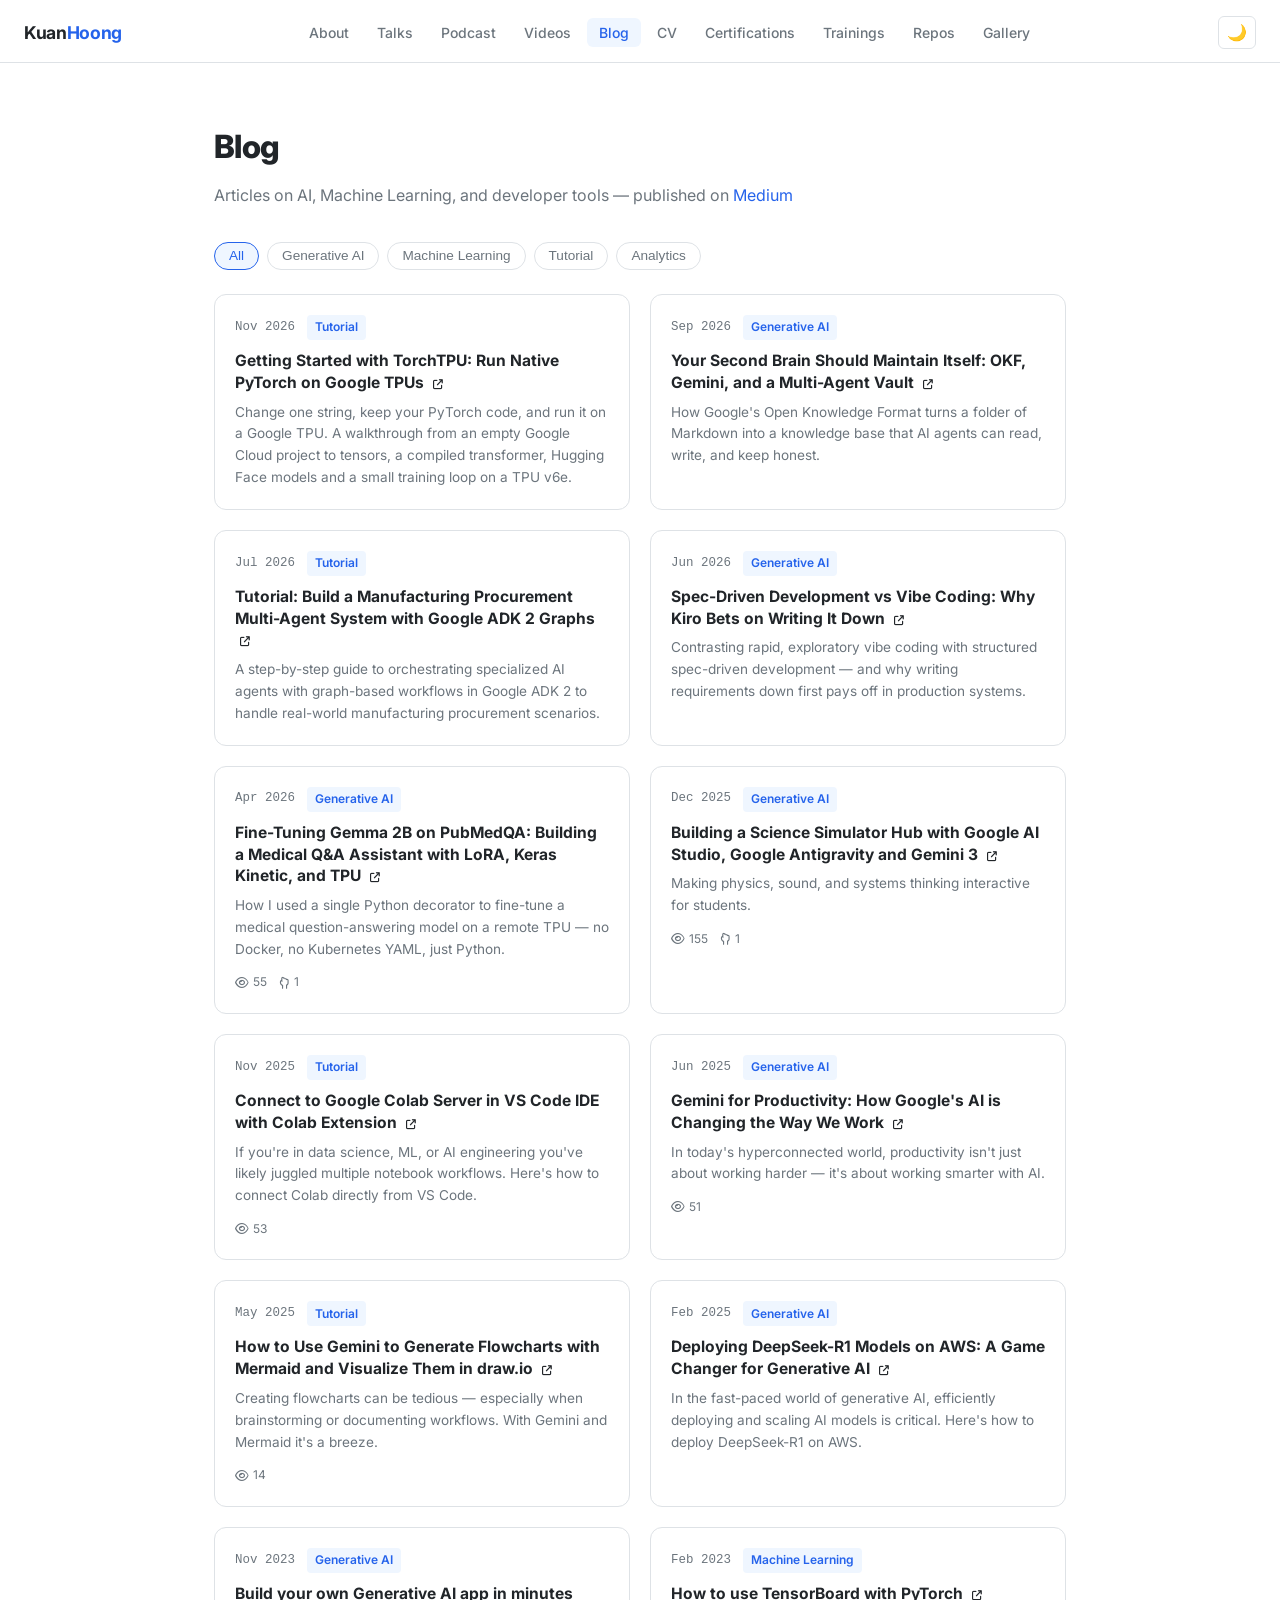
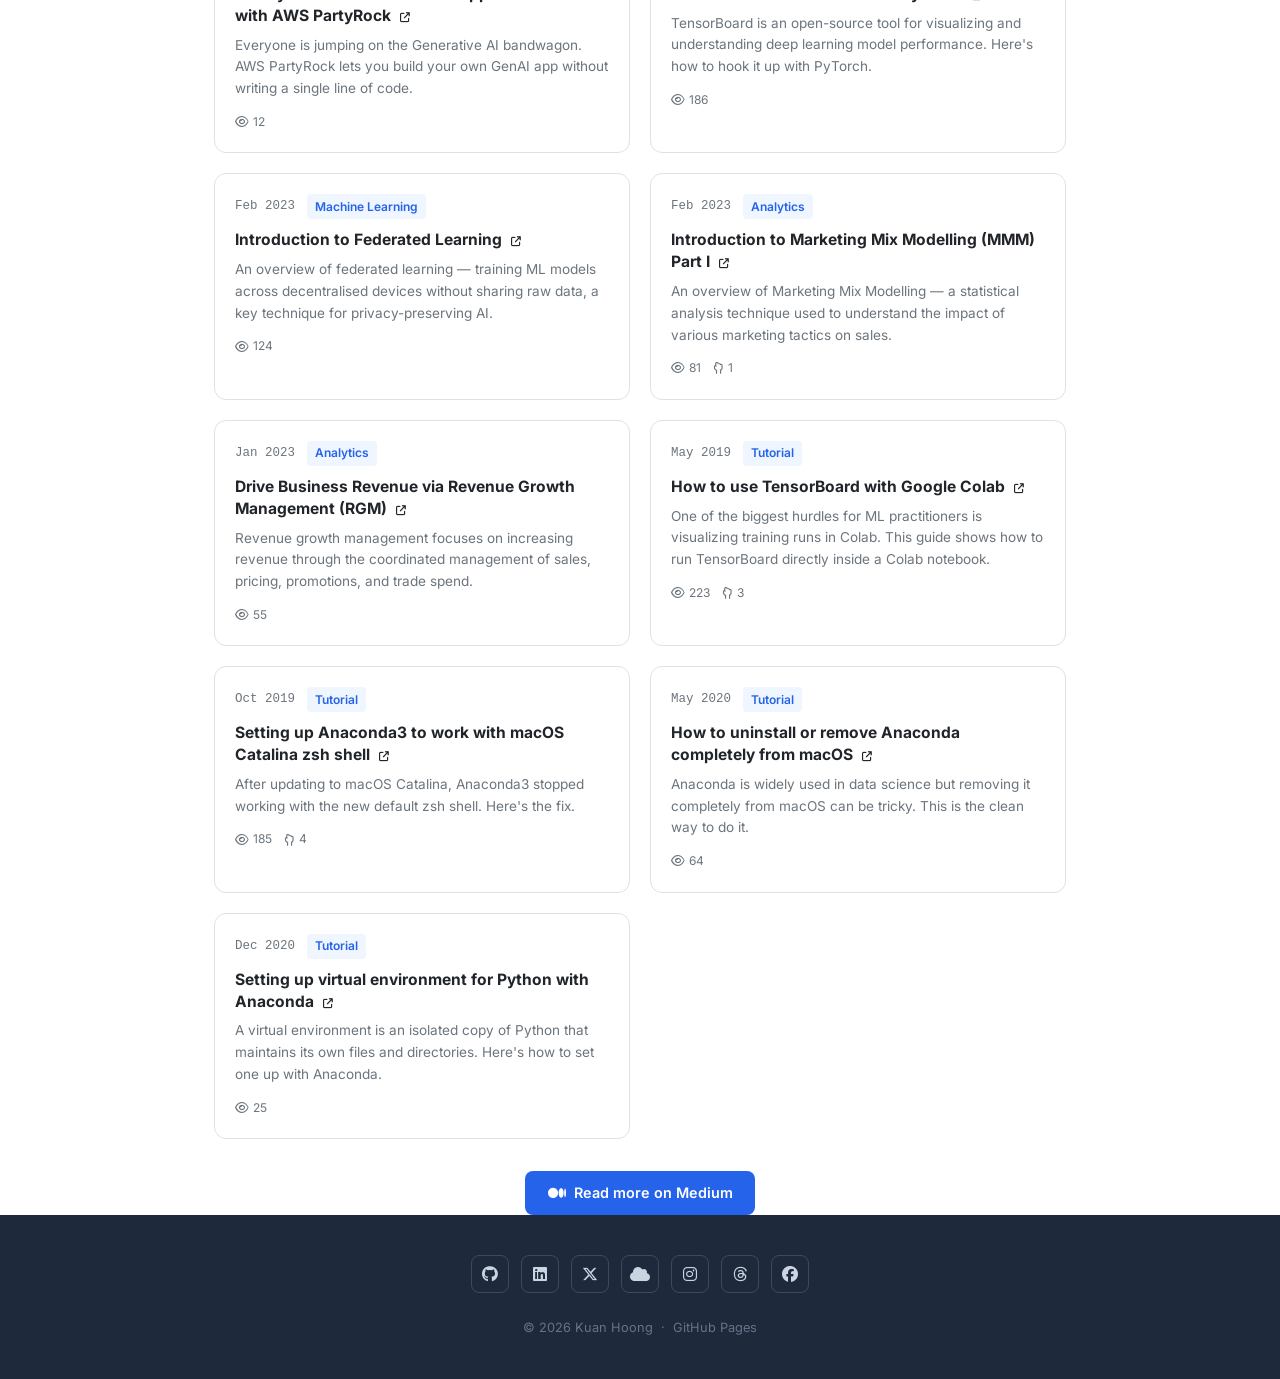
<file: blog.html>
<!DOCTYPE html>
<html lang="en">
<head>
  <meta charset="UTF-8" />
  <meta name="viewport" content="width=device-width, initial-scale=1.0" />
  <title>Blog — Kuan Hoong</title>
  <meta name="description" content="Articles by Kuan Hoong on AI, Machine Learning, LLMs, and cloud technologies." />
  <meta property="og:title" content="Blog — Kuan Hoong" />
  <meta property="og:description" content="Articles by Kuan Hoong on AI, Machine Learning, LLMs, and cloud technologies." />
  <meta property="og:image" content="https://github.com/kuanhoong.png" />
  <meta property="og:url" content="https://kuanhoong.github.io/blog.html" />
  <meta property="og:type" content="website" />
  <meta name="twitter:card" content="summary" />
  <meta name="twitter:title" content="Blog — Kuan Hoong" />
  <meta name="twitter:description" content="Articles by Kuan Hoong on AI, Machine Learning, LLMs, and cloud technologies." />
  <meta name="twitter:image" content="https://github.com/kuanhoong.png" />
  <link rel="icon" href="https://github.com/kuanhoong.png" />
  <link rel="preconnect" href="https://fonts.googleapis.com" />
  <link rel="preconnect" href="https://fonts.gstatic.com" crossorigin />
  <link href="https://fonts.googleapis.com/css2?family=Inter:wght@400;500;600;700;800&family=JetBrains+Mono:wght@400;500&display=swap" rel="stylesheet" />
  <link rel="stylesheet" href="https://cdnjs.cloudflare.com/ajax/libs/font-awesome/6.5.0/css/all.min.css" />
  <link rel="stylesheet" href="assets/css/style.css" />
  <style>
    .blog-card-reads {
      font-size: 0.75rem; color: var(--text-muted);
      display: flex; align-items: center; gap: 0.75rem; margin-top: 0.75rem;
    }
    .blog-card-reads span { display: inline-flex; align-items: center; gap: 0.25rem; }
  </style>
  <!-- Google tag (gtag.js) -->
  <script async src="https://www.googletagmanager.com/gtag/js?id=G-001LP80CGR"></script>
  <script>
    window.dataLayer = window.dataLayer || [];
    function gtag(){dataLayer.push(arguments);}
    gtag('js', new Date());
    gtag('config', 'G-001LP80CGR');
  </script>
</head>
<body>
  <div id="progress-bar"></div>

  <nav class="navbar">
    <a href="index.html" class="navbar-brand">Kuan<span>Hoong</span></a>
    <ul class="navbar-nav">
      <li><a href="index.html">About</a></li>
      <li><a href="talks.html">Talks</a></li>
      <li><a href="podcast.html">Podcast</a></li>
      <li><a href="videos.html">Videos</a></li>
      <li><a href="blog.html" class="active">Blog</a></li>
      <li><a href="cv.html">CV</a></li>
      <li><a href="certifications.html">Certifications</a></li>
      <li><a href="trainings.html">Trainings</a></li>
      <li><a href="repos.html">Repos</a></li>
      <li><a href="gallery.html">Gallery</a></li>
    </ul>
    <div class="navbar-controls">
      <button class="theme-toggle" id="theme-toggle" aria-label="Toggle theme"><span id="theme-icon">🌙</span></button>
      <button class="hamburger" id="hamburger" aria-label="Menu">☰</button>
    </div>
  </nav>
  <div class="mobile-menu" id="mobile-menu">
    <ul>
      <li><a href="index.html">About</a></li>
      <li><a href="talks.html">Talks</a></li>
      <li><a href="podcast.html">Podcast</a></li>
      <li><a href="videos.html">Videos</a></li>
      <li><a href="blog.html">Blog</a></li>
      <li><a href="cv.html">CV</a></li>
      <li><a href="certifications.html">Certifications</a></li>
      <li><a href="trainings.html">Trainings</a></li>
      <li><a href="repos.html">Repos</a></li>
      <li><a href="gallery.html">Gallery</a></li>
    </ul>
  </div>

  <main>
    <div class="container">
      <div class="page-header">
        <h1>Blog</h1>
        <p>Articles on AI, Machine Learning, and developer tools &mdash; published on
          <a href="https://medium.com/@kuanhoong" target="_blank" rel="noopener">Medium</a>
        </p>
      </div>

      <div data-filter-group>
        <div class="filter-tabs">
          <button class="filter-tab active" data-filter="all">All</button>
          <button class="filter-tab" data-filter="genai">Generative AI</button>
          <button class="filter-tab" data-filter="ml">Machine Learning</button>
          <button class="filter-tab" data-filter="tutorial">Tutorial</button>
          <button class="filter-tab" data-filter="analytics">Analytics</button>
        </div>

        <div class="blog-grid">

          <!-- Getting Started with TorchTPU: Run Native PyTorch on Google  -->
          <div class="blog-card" data-category="tutorial">
            <div class="blog-card-body">
              <div class="blog-card-meta">
                <span class="blog-date">Nov 2026</span>
                <span class="blog-category">Tutorial</span>
              </div>
              <h3><a href="https://medium.com/@kuanhoong/getting-started-with-torchtpu-run-native-pytorch-on-google-tpus-63bd823bdb8f" target="_blank" rel="noopener">
                Getting Started with TorchTPU: Run Native PyTorch on Google TPUs
                <i class="fa-solid fa-arrow-up-right-from-square" style="font-size:0.65rem; margin-left:0.3rem;"></i>
              </a></h3>
              <p>Change one string, keep your PyTorch code, and run it on a Google TPU. A walkthrough from an empty Google Cloud project to tensors, a compiled transformer, Hugging Face models and a small training loop on a TPU v6e.</p>
            </div>
          </div>

          <!-- Your Second Brain Should Maintain Itself: OKF, Gemini, and a -->
          <div class="blog-card" data-category="genai">
            <div class="blog-card-body">
              <div class="blog-card-meta">
                <span class="blog-date">Sep 2026</span>
                <span class="blog-category">Generative AI</span>
              </div>
              <h3><a href="https://medium.com/@kuanhoong/your-second-brain-should-maintain-itself-okf-gemini-and-a-multi-agent-vault-bec5563afaf1" target="_blank" rel="noopener">
                Your Second Brain Should Maintain Itself: OKF, Gemini, and a Multi-Agent Vault
                <i class="fa-solid fa-arrow-up-right-from-square" style="font-size:0.65rem; margin-left:0.3rem;"></i>
              </a></h3>
              <p>How Google&#x27;s Open Knowledge Format turns a folder of Markdown into a knowledge base that AI agents can read, write, and keep honest.</p>
            </div>
          </div>

          <!-- Manufacturing Procurement Multi-Agent System -->
          <div class="blog-card" data-category="tutorial">
            <div class="blog-card-body">
              <div class="blog-card-meta">
                <span class="blog-date">Jul 2026</span>
                <span class="blog-category">Tutorial</span>
              </div>
              <h3><a href="https://kuanhoong.medium.com/tutorial-build-a-manufacturing-procurement-multi-agent-system-with-google-adk-2-graphs-260c57d0cee3" target="_blank" rel="noopener">
                Tutorial: Build a Manufacturing Procurement Multi-Agent System with Google ADK 2 Graphs
                <i class="fa-solid fa-arrow-up-right-from-square" style="font-size:0.65rem; margin-left:0.3rem;"></i>
              </a></h3>
              <p>A step-by-step guide to orchestrating specialized AI agents with graph-based workflows in Google ADK 2 to handle real-world manufacturing procurement scenarios.</p>
            </div>
          </div>

          <!-- Spec-Driven Development vs Vibe Coding -->
          <div class="blog-card" data-category="genai">
            <div class="blog-card-body">
              <div class="blog-card-meta">
                <span class="blog-date">Jun 2026</span>
                <span class="blog-category">Generative AI</span>
              </div>
              <h3><a href="https://kuanhoong.medium.com/spec-driven-development-vs-vibe-coding-why-kiro-bets-on-writing-it-down-df63b9299820" target="_blank" rel="noopener">
                Spec-Driven Development vs Vibe Coding: Why Kiro Bets on Writing It Down
                <i class="fa-solid fa-arrow-up-right-from-square" style="font-size:0.65rem; margin-left:0.3rem;"></i>
              </a></h3>
              <p>Contrasting rapid, exploratory vibe coding with structured spec-driven development — and why writing requirements down first pays off in production systems.</p>
            </div>
          </div>

          <!-- Fine-Tuning Gemma 2B -->
          <div class="blog-card" data-category="genai">
            <div class="blog-card-body">
              <div class="blog-card-meta">
                <span class="blog-date">Apr 2026</span>
                <span class="blog-category">Generative AI</span>
              </div>
              <h3><a href="https://kuanhoong.medium.com/fine-tuning-gemma-2b-on-pubmedqa-building-a-medical-q-a-assistant-with-lora-keras-kinetic-and-0e6eaf566834" target="_blank" rel="noopener">
                Fine-Tuning Gemma 2B on PubMedQA: Building a Medical Q&amp;A Assistant with LoRA, Keras Kinetic, and TPU
                <i class="fa-solid fa-arrow-up-right-from-square" style="font-size:0.65rem; margin-left:0.3rem;"></i>
              </a></h3>
              <p>How I used a single Python decorator to fine-tune a medical question-answering model on a remote TPU — no Docker, no Kubernetes YAML, just Python.</p>
              <div class="blog-card-reads">
                <span><i class="fa-regular fa-eye"></i> 55</span>
                <span><i class="fa-regular fa-hand-back-fist"></i> 1</span>
              </div>
            </div>
          </div>

          <!-- Science Simulator Hub -->
          <div class="blog-card" data-category="genai">
            <div class="blog-card-body">
              <div class="blog-card-meta">
                <span class="blog-date">Dec 2025</span>
                <span class="blog-category">Generative AI</span>
              </div>
              <h3><a href="https://kuanhoong.medium.com/building-a-science-simulator-hub-with-google-ai-studio-google-antigravity-and-gemini-3-4e5a3b43b7eb" target="_blank" rel="noopener">
                Building a Science Simulator Hub with Google AI Studio, Google Antigravity and Gemini 3
                <i class="fa-solid fa-arrow-up-right-from-square" style="font-size:0.65rem; margin-left:0.3rem;"></i>
              </a></h3>
              <p>Making physics, sound, and systems thinking interactive for students.</p>
              <div class="blog-card-reads">
                <span><i class="fa-regular fa-eye"></i> 155</span>
                <span><i class="fa-regular fa-hand-back-fist"></i> 1</span>
              </div>
            </div>
          </div>

          <!-- Colab in VS Code -->
          <div class="blog-card" data-category="tutorial">
            <div class="blog-card-body">
              <div class="blog-card-meta">
                <span class="blog-date">Nov 2025</span>
                <span class="blog-category">Tutorial</span>
              </div>
              <h3><a href="https://kuanhoong.medium.com/connect-to-google-colab-server-in-vs-code-ide-with-colab-extension-024e552442ef" target="_blank" rel="noopener">
                Connect to Google Colab Server in VS Code IDE with Colab Extension
                <i class="fa-solid fa-arrow-up-right-from-square" style="font-size:0.65rem; margin-left:0.3rem;"></i>
              </a></h3>
              <p>If you're in data science, ML, or AI engineering you've likely juggled multiple notebook workflows. Here's how to connect Colab directly from VS Code.</p>
              <div class="blog-card-reads">
                <span><i class="fa-regular fa-eye"></i> 53</span>
              </div>
            </div>
          </div>

          <!-- Gemini for Productivity -->
          <div class="blog-card" data-category="genai">
            <div class="blog-card-body">
              <div class="blog-card-meta">
                <span class="blog-date">Jun 2025</span>
                <span class="blog-category">Generative AI</span>
              </div>
              <h3><a href="https://kuanhoong.medium.com/gemini-for-productivity-how-googles-ai-is-changing-the-way-we-work-cef2ec573b80" target="_blank" rel="noopener">
                Gemini for Productivity: How Google's AI is Changing the Way We Work
                <i class="fa-solid fa-arrow-up-right-from-square" style="font-size:0.65rem; margin-left:0.3rem;"></i>
              </a></h3>
              <p>In today's hyperconnected world, productivity isn't just about working harder — it's about working smarter with AI.</p>
              <div class="blog-card-reads">
                <span><i class="fa-regular fa-eye"></i> 51</span>
              </div>
            </div>
          </div>

          <!-- Mermaid Flowcharts -->
          <div class="blog-card" data-category="tutorial">
            <div class="blog-card-body">
              <div class="blog-card-meta">
                <span class="blog-date">May 2025</span>
                <span class="blog-category">Tutorial</span>
              </div>
              <h3><a href="https://kuanhoong.medium.com/how-to-use-gemini-to-generate-flowcharts-with-mermaid-and-visualize-them-in-draw-io-79b9b662510d" target="_blank" rel="noopener">
                How to Use Gemini to Generate Flowcharts with Mermaid and Visualize Them in draw.io
                <i class="fa-solid fa-arrow-up-right-from-square" style="font-size:0.65rem; margin-left:0.3rem;"></i>
              </a></h3>
              <p>Creating flowcharts can be tedious — especially when brainstorming or documenting workflows. With Gemini and Mermaid it's a breeze.</p>
              <div class="blog-card-reads">
                <span><i class="fa-regular fa-eye"></i> 14</span>
              </div>
            </div>
          </div>

          <!-- DeepSeek-R1 on AWS -->
          <div class="blog-card" data-category="genai">
            <div class="blog-card-body">
              <div class="blog-card-meta">
                <span class="blog-date">Feb 2025</span>
                <span class="blog-category">Generative AI</span>
              </div>
              <h3><a href="https://kuanhoong.medium.com/deploying-deepseek-r1-models-on-aws-a-game-changer-for-generative-ai-8583508d43e3" target="_blank" rel="noopener">
                Deploying DeepSeek-R1 Models on AWS: A Game Changer for Generative AI
                <i class="fa-solid fa-arrow-up-right-from-square" style="font-size:0.65rem; margin-left:0.3rem;"></i>
              </a></h3>
              <p>In the fast-paced world of generative AI, efficiently deploying and scaling AI models is critical. Here's how to deploy DeepSeek-R1 on AWS.</p>
            </div>
          </div>

          <!-- AWS PartyRock -->
          <div class="blog-card" data-category="genai">
            <div class="blog-card-body">
              <div class="blog-card-meta">
                <span class="blog-date">Nov 2023</span>
                <span class="blog-category">Generative AI</span>
              </div>
              <h3><a href="https://kuanhoong.medium.com/build-your-own-generative-ai-app-in-minutes-with-aws-partyrock-f2440b4db994" target="_blank" rel="noopener">
                Build your own Generative AI app in minutes with AWS PartyRock
                <i class="fa-solid fa-arrow-up-right-from-square" style="font-size:0.65rem; margin-left:0.3rem;"></i>
              </a></h3>
              <p>Everyone is jumping on the Generative AI bandwagon. AWS PartyRock lets you build your own GenAI app without writing a single line of code.</p>
              <div class="blog-card-reads">
                <span><i class="fa-regular fa-eye"></i> 12</span>
              </div>
            </div>
          </div>

          <!-- TensorBoard PyTorch -->
          <div class="blog-card" data-category="ml">
            <div class="blog-card-body">
              <div class="blog-card-meta">
                <span class="blog-date">Feb 2023</span>
                <span class="blog-category">Machine Learning</span>
              </div>
              <h3><a href="https://kuanhoong.medium.com/how-to-use-tensorboard-with-pytorch-e2b84aa55e67" target="_blank" rel="noopener">
                How to use TensorBoard with PyTorch
                <i class="fa-solid fa-arrow-up-right-from-square" style="font-size:0.65rem; margin-left:0.3rem;"></i>
              </a></h3>
              <p>TensorBoard is an open-source tool for visualizing and understanding deep learning model performance. Here's how to hook it up with PyTorch.</p>
              <div class="blog-card-reads">
                <span><i class="fa-regular fa-eye"></i> 186</span>
              </div>
            </div>
          </div>

          <!-- Federated Learning -->
          <div class="blog-card" data-category="ml">
            <div class="blog-card-body">
              <div class="blog-card-meta">
                <span class="blog-date">Feb 2023</span>
                <span class="blog-category">Machine Learning</span>
              </div>
              <h3><a href="https://kuanhoong.medium.com/introduction-to-federated-learning-cd4cf6e9a0b9" target="_blank" rel="noopener">
                Introduction to Federated Learning
                <i class="fa-solid fa-arrow-up-right-from-square" style="font-size:0.65rem; margin-left:0.3rem;"></i>
              </a></h3>
              <p>An overview of federated learning — training ML models across decentralised devices without sharing raw data, a key technique for privacy-preserving AI.</p>
              <div class="blog-card-reads">
                <span><i class="fa-regular fa-eye"></i> 124</span>
              </div>
            </div>
          </div>

          <!-- MMM -->
          <div class="blog-card" data-category="analytics">
            <div class="blog-card-body">
              <div class="blog-card-meta">
                <span class="blog-date">Feb 2023</span>
                <span class="blog-category">Analytics</span>
              </div>
              <h3><a href="https://kuanhoong.medium.com/introduction-to-marketing-mix-modelling-mmm-part-i-f133fa71f13b" target="_blank" rel="noopener">
                Introduction to Marketing Mix Modelling (MMM) Part I
                <i class="fa-solid fa-arrow-up-right-from-square" style="font-size:0.65rem; margin-left:0.3rem;"></i>
              </a></h3>
              <p>An overview of Marketing Mix Modelling — a statistical analysis technique used to understand the impact of various marketing tactics on sales.</p>
              <div class="blog-card-reads">
                <span><i class="fa-regular fa-eye"></i> 81</span>
                <span><i class="fa-regular fa-hand-back-fist"></i> 1</span>
              </div>
            </div>
          </div>

          <!-- RGM -->
          <div class="blog-card" data-category="analytics">
            <div class="blog-card-body">
              <div class="blog-card-meta">
                <span class="blog-date">Jan 2023</span>
                <span class="blog-category">Analytics</span>
              </div>
              <h3><a href="https://medium.com/@kuanhoong" target="_blank" rel="noopener">
                Drive Business Revenue via Revenue Growth Management (RGM)
                <i class="fa-solid fa-arrow-up-right-from-square" style="font-size:0.65rem; margin-left:0.3rem;"></i>
              </a></h3>
              <p>Revenue growth management focuses on increasing revenue through the coordinated management of sales, pricing, promotions, and trade spend.</p>
              <div class="blog-card-reads">
                <span><i class="fa-regular fa-eye"></i> 55</span>
              </div>
            </div>
          </div>

          <!-- TensorBoard Colab -->
          <div class="blog-card" data-category="tutorial">
            <div class="blog-card-body">
              <div class="blog-card-meta">
                <span class="blog-date">May 2019</span>
                <span class="blog-category">Tutorial</span>
              </div>
              <h3><a href="https://kuanhoong.medium.com/how-to-use-tensorboard-with-google-colab-43f7cf061fe4" target="_blank" rel="noopener">
                How to use TensorBoard with Google Colab
                <i class="fa-solid fa-arrow-up-right-from-square" style="font-size:0.65rem; margin-left:0.3rem;"></i>
              </a></h3>
              <p>One of the biggest hurdles for ML practitioners is visualizing training runs in Colab. This guide shows how to run TensorBoard directly inside a Colab notebook.</p>
              <div class="blog-card-reads">
                <span><i class="fa-regular fa-eye"></i> 223</span>
                <span><i class="fa-regular fa-hand-back-fist"></i> 3</span>
              </div>
            </div>
          </div>

          <!-- Anaconda zsh -->
          <div class="blog-card" data-category="tutorial">
            <div class="blog-card-body">
              <div class="blog-card-meta">
                <span class="blog-date">Oct 2019</span>
                <span class="blog-category">Tutorial</span>
              </div>
              <h3><a href="https://medium.com/@kuanhoong" target="_blank" rel="noopener">
                Setting up Anaconda3 to work with macOS Catalina zsh shell
                <i class="fa-solid fa-arrow-up-right-from-square" style="font-size:0.65rem; margin-left:0.3rem;"></i>
              </a></h3>
              <p>After updating to macOS Catalina, Anaconda3 stopped working with the new default zsh shell. Here's the fix.</p>
              <div class="blog-card-reads">
                <span><i class="fa-regular fa-eye"></i> 185</span>
                <span><i class="fa-regular fa-hand-back-fist"></i> 4</span>
              </div>
            </div>
          </div>

          <!-- Uninstall Anaconda -->
          <div class="blog-card" data-category="tutorial">
            <div class="blog-card-body">
              <div class="blog-card-meta">
                <span class="blog-date">May 2020</span>
                <span class="blog-category">Tutorial</span>
              </div>
              <h3><a href="https://medium.com/@kuanhoong" target="_blank" rel="noopener">
                How to uninstall or remove Anaconda completely from macOS
                <i class="fa-solid fa-arrow-up-right-from-square" style="font-size:0.65rem; margin-left:0.3rem;"></i>
              </a></h3>
              <p>Anaconda is widely used in data science but removing it completely from macOS can be tricky. This is the clean way to do it.</p>
              <div class="blog-card-reads">
                <span><i class="fa-regular fa-eye"></i> 64</span>
              </div>
            </div>
          </div>

          <!-- Virtual Environment -->
          <div class="blog-card" data-category="tutorial">
            <div class="blog-card-body">
              <div class="blog-card-meta">
                <span class="blog-date">Dec 2020</span>
                <span class="blog-category">Tutorial</span>
              </div>
              <h3><a href="https://medium.com/@kuanhoong" target="_blank" rel="noopener">
                Setting up virtual environment for Python with Anaconda
                <i class="fa-solid fa-arrow-up-right-from-square" style="font-size:0.65rem; margin-left:0.3rem;"></i>
              </a></h3>
              <p>A virtual environment is an isolated copy of Python that maintains its own files and directories. Here's how to set one up with Anaconda.</p>
              <div class="blog-card-reads">
                <span><i class="fa-regular fa-eye"></i> 25</span>
              </div>
            </div>
          </div>

        </div>
      </div><!-- /filter-group -->

      <div style="margin-top:2rem; text-align:center;">
        <a href="https://medium.com/@kuanhoong" target="_blank" rel="noopener" class="btn">
          <i class="fa-brands fa-medium"></i> Read more on Medium
        </a>
      </div>
    </div>
  </main>

  <footer>
    <div class="footer-inner">
      <div class="footer-social">
        <a href="https://github.com/kuanhoong" target="_blank" rel="noopener" aria-label="GitHub"><i class="fa-brands fa-github"></i></a>
        <a href="https://linkedin.com/in/kuanhoong" target="_blank" rel="noopener" aria-label="LinkedIn"><i class="fa-brands fa-linkedin"></i></a>
        <a href="https://twitter.com/kuanhoong" target="_blank" rel="noopener" aria-label="Twitter/X"><i class="fa-brands fa-x-twitter"></i></a>
        <a href="https://bsky.app/profile/kuanhoong.bsky.social" target="_blank" rel="noopener" aria-label="Bluesky"><i class="fa-solid fa-cloud"></i></a>
        <a href="https://www.instagram.com/_kuanhoong_" target="_blank" rel="noopener" aria-label="Instagram"><i class="fa-brands fa-instagram"></i></a>
        <a href="https://www.threads.com/@_kuanhoong_" target="_blank" rel="noopener" aria-label="Threads"><i class="fa-brands fa-threads"></i></a>
        <a href="https://www.facebook.com/kuanhoong" target="_blank" rel="noopener" aria-label="Facebook"><i class="fa-brands fa-facebook"></i></a>
      </div>
      <div class="footer-copyright">&copy; 2026 Kuan Hoong &nbsp;·&nbsp; <a href="https://pages.github.com" target="_blank" rel="noopener">GitHub Pages</a></div>
    </div>
  </footer>

  <script src="assets/js/main.js"></script>
</body>
</html>
</file>
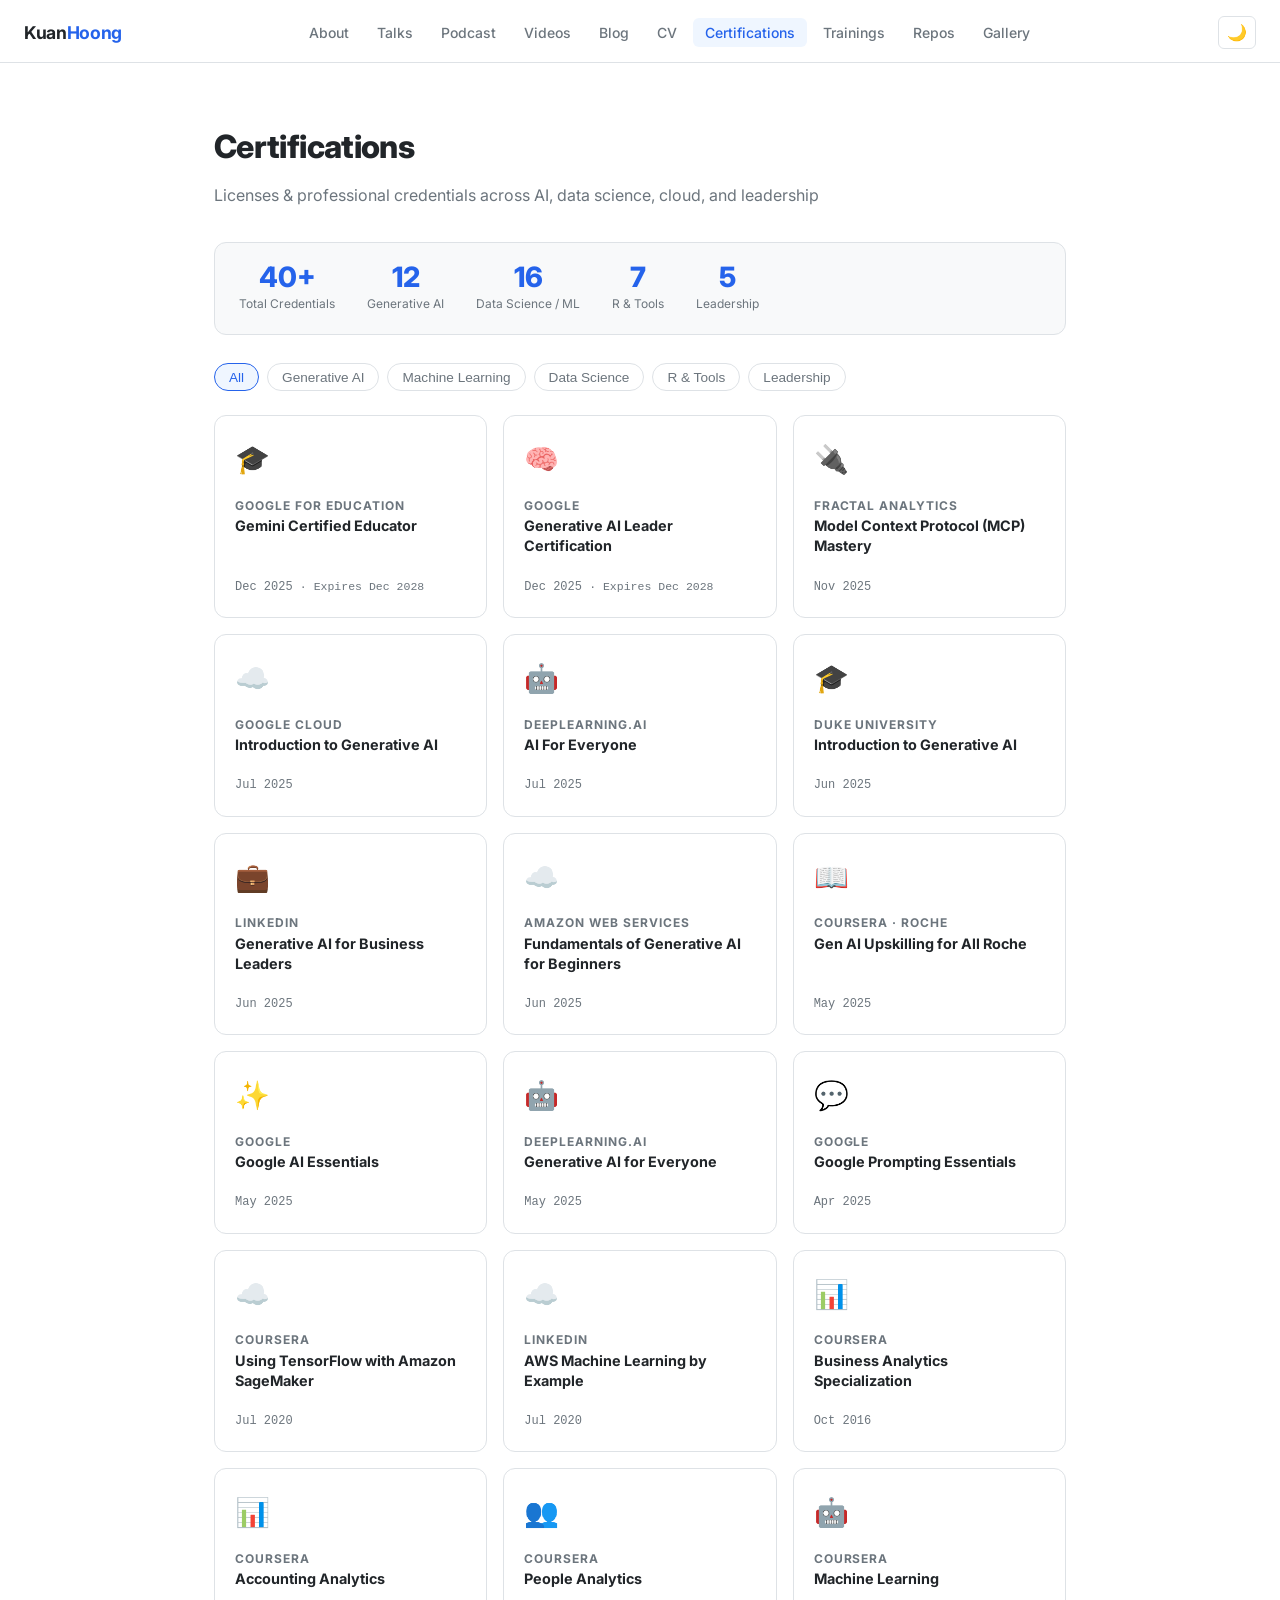
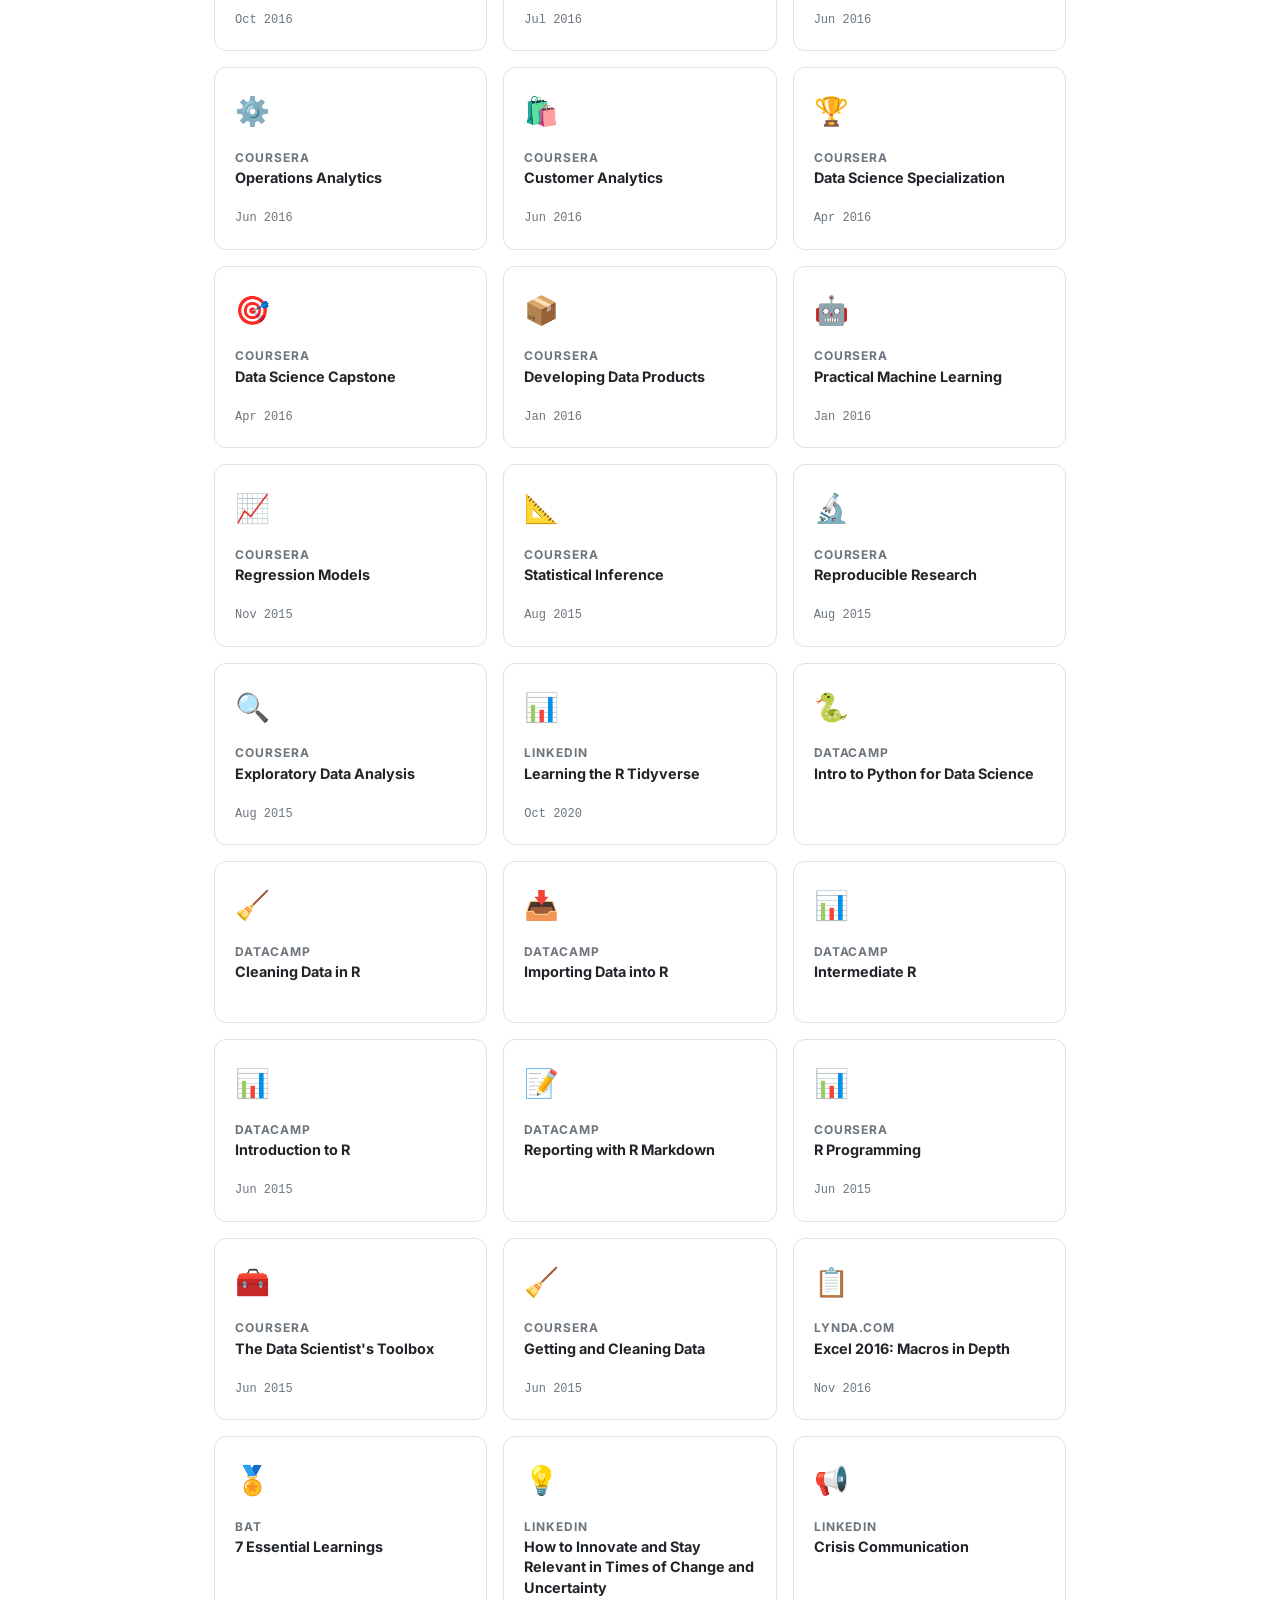
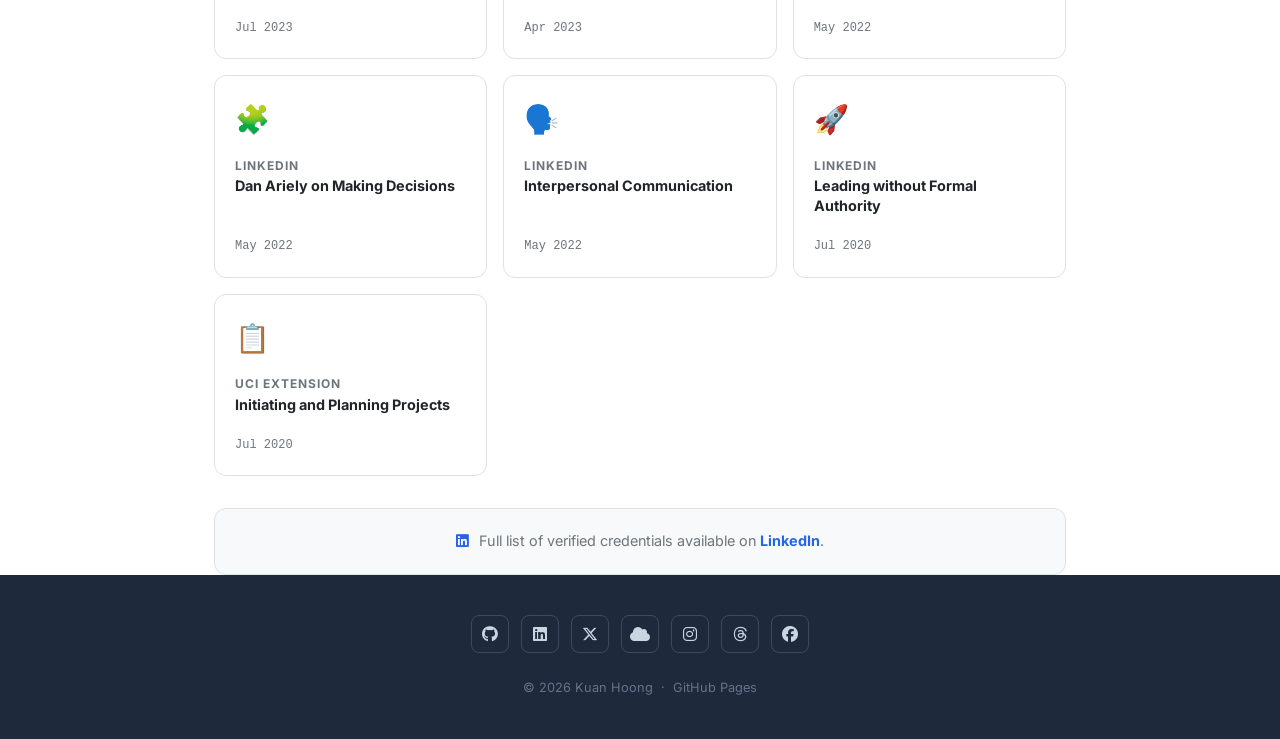
<file: certifications.html>
<!DOCTYPE html>
<html lang="en">
<head>
  <meta charset="UTF-8" />
  <meta name="viewport" content="width=device-width, initial-scale=1.0" />
  <title>Certifications — Kuan Hoong</title>
  <meta name="description" content="Professional certifications by Kuan Hoong — Generative AI, Machine Learning, Data Science, and more." />
  <meta property="og:title" content="Certifications — Kuan Hoong" />
  <meta property="og:description" content="40+ professional certifications by Kuan Hoong — Generative AI, Machine Learning, Data Science, AWS, and Google Cloud." />
  <meta property="og:image" content="https://github.com/kuanhoong.png" />
  <meta property="og:url" content="https://kuanhoong.github.io/certifications.html" />
  <meta property="og:type" content="website" />
  <meta name="twitter:card" content="summary" />
  <meta name="twitter:title" content="Certifications — Kuan Hoong" />
  <meta name="twitter:description" content="40+ professional certifications by Kuan Hoong — Generative AI, Machine Learning, Data Science, AWS, and Google Cloud." />
  <meta name="twitter:image" content="https://github.com/kuanhoong.png" />
  <link rel="icon" href="https://github.com/kuanhoong.png" />
  <link rel="preconnect" href="https://fonts.googleapis.com" />
  <link rel="preconnect" href="https://fonts.gstatic.com" crossorigin />
  <link href="https://fonts.googleapis.com/css2?family=Inter:wght@400;500;600;700;800&family=JetBrains+Mono:wght@400;500&display=swap" rel="stylesheet" />
  <link rel="stylesheet" href="https://cdnjs.cloudflare.com/ajax/libs/font-awesome/6.5.0/css/all.min.css" />
  <link rel="stylesheet" href="assets/css/style.css" />
  <style>
    .cert-card { position: relative; }
    .cert-issued { font-size: 0.75rem; color: var(--text-muted); font-family: monospace; margin-top: auto; padding-top: 0.5rem; }
    .cert-expiry { font-size: 0.72rem; color: var(--text-muted); }
    .cert-icon { font-size: 1.75rem; flex-shrink: 0; }
    .certs-grid { grid-template-columns: repeat(3, 1fr); }
    .count-banner {
      background: var(--bg-secondary); border: 1px solid var(--border-color);
      border-radius: 12px; padding: 1.25rem 1.5rem;
      display: flex; gap: 2rem; align-items: center; flex-wrap: wrap;
      margin-bottom: 1.75rem;
    }
    .count-item { text-align: center; }
    .count-num { font-size: 1.75rem; font-weight: 800; color: var(--theme-color); line-height: 1; }
    .count-label { font-size: 0.75rem; color: var(--text-muted); margin-top: 0.2rem; }
    @media (max-width: 768px) { .certs-grid { grid-template-columns: repeat(2, 1fr); } }
    @media (max-width: 480px) { .certs-grid { grid-template-columns: 1fr; } }
  </style>
  <!-- Google tag (gtag.js) -->
  <script async src="https://www.googletagmanager.com/gtag/js?id=G-001LP80CGR"></script>
  <script>
    window.dataLayer = window.dataLayer || [];
    function gtag(){dataLayer.push(arguments);}
    gtag('js', new Date());
    gtag('config', 'G-001LP80CGR');
  </script>
</head>
<body>
  <div id="progress-bar"></div>

  <nav class="navbar">
    <a href="index.html" class="navbar-brand">Kuan<span>Hoong</span></a>
    <ul class="navbar-nav">
      <li><a href="index.html">About</a></li>
      <li><a href="talks.html">Talks</a></li>
      <li><a href="podcast.html">Podcast</a></li>
      <li><a href="videos.html">Videos</a></li>
      <li><a href="blog.html">Blog</a></li>
      <li><a href="cv.html">CV</a></li>
      <li><a href="certifications.html" class="active">Certifications</a></li>
      <li><a href="trainings.html">Trainings</a></li>
      <li><a href="repos.html">Repos</a></li>
      <li><a href="gallery.html">Gallery</a></li>
    </ul>
    <div class="navbar-controls">
      <button class="theme-toggle" id="theme-toggle" aria-label="Toggle theme"><span id="theme-icon">🌙</span></button>
      <button class="hamburger" id="hamburger" aria-label="Menu">☰</button>
    </div>
  </nav>
  <div class="mobile-menu" id="mobile-menu">
    <ul>
      <li><a href="index.html">About</a></li>
      <li><a href="talks.html">Talks</a></li>
      <li><a href="podcast.html">Podcast</a></li>
      <li><a href="videos.html">Videos</a></li>
      <li><a href="blog.html">Blog</a></li>
      <li><a href="cv.html">CV</a></li>
      <li><a href="certifications.html">Certifications</a></li>
      <li><a href="trainings.html">Trainings</a></li>
      <li><a href="repos.html">Repos</a></li>
      <li><a href="gallery.html">Gallery</a></li>
    </ul>
  </div>

  <main>
    <div class="container">
      <div class="page-header">
        <h1>Certifications</h1>
        <p>Licenses &amp; professional credentials across AI, data science, cloud, and leadership</p>
      </div>

      <!-- Stats banner -->
      <div class="count-banner">
        <div class="count-item"><div class="count-num">40+</div><div class="count-label">Total Credentials</div></div>
        <div class="count-item"><div class="count-num">12</div><div class="count-label">Generative AI</div></div>
        <div class="count-item"><div class="count-num">16</div><div class="count-label">Data Science / ML</div></div>
        <div class="count-item"><div class="count-num">7</div><div class="count-label">R &amp; Tools</div></div>
        <div class="count-item"><div class="count-num">5</div><div class="count-label">Leadership</div></div>
      </div>

      <div data-filter-group>
        <div class="filter-tabs">
          <button class="filter-tab active" data-filter="all">All</button>
          <button class="filter-tab" data-filter="genai">Generative AI</button>
          <button class="filter-tab" data-filter="ml">Machine Learning</button>
          <button class="filter-tab" data-filter="ds">Data Science</button>
          <button class="filter-tab" data-filter="r">R &amp; Tools</button>
          <button class="filter-tab" data-filter="leadership">Leadership</button>
        </div>

        <div class="certs-grid">

          <!-- ===== GENERATIVE AI ===== -->
          <div class="cert-card" data-category="genai">
            <div class="cert-icon">🎓</div>
            <div>
              <div class="cert-provider">Google for Education</div>
              <div class="cert-name">Gemini Certified Educator</div>
            </div>
            <div class="cert-issued">Dec 2025 <span class="cert-expiry">· Expires Dec 2028</span></div>
          </div>

          <div class="cert-card" data-category="genai">
            <div class="cert-icon">🧠</div>
            <div>
              <div class="cert-provider">Google</div>
              <div class="cert-name">Generative AI Leader Certification</div>
            </div>
            <div class="cert-issued">Dec 2025 <span class="cert-expiry">· Expires Dec 2028</span></div>
          </div>

          <div class="cert-card" data-category="genai">
            <div class="cert-icon">🔌</div>
            <div>
              <div class="cert-provider">Fractal Analytics</div>
              <div class="cert-name">Model Context Protocol (MCP) Mastery</div>
            </div>
            <div class="cert-issued">Nov 2025</div>
          </div>

          <div class="cert-card" data-category="genai">
            <div class="cert-icon">☁️</div>
            <div>
              <div class="cert-provider">Google Cloud</div>
              <div class="cert-name">Introduction to Generative AI</div>
            </div>
            <div class="cert-issued">Jul 2025</div>
          </div>

          <div class="cert-card" data-category="genai">
            <div class="cert-icon">🤖</div>
            <div>
              <div class="cert-provider">DeepLearning.AI</div>
              <div class="cert-name">AI For Everyone</div>
            </div>
            <div class="cert-issued">Jul 2025</div>
          </div>

          <div class="cert-card" data-category="genai">
            <div class="cert-icon">🎓</div>
            <div>
              <div class="cert-provider">Duke University</div>
              <div class="cert-name">Introduction to Generative AI</div>
            </div>
            <div class="cert-issued">Jun 2025</div>
          </div>

          <div class="cert-card" data-category="genai">
            <div class="cert-icon">💼</div>
            <div>
              <div class="cert-provider">LinkedIn</div>
              <div class="cert-name">Generative AI for Business Leaders</div>
            </div>
            <div class="cert-issued">Jun 2025</div>
          </div>

          <div class="cert-card" data-category="genai">
            <div class="cert-icon">☁️</div>
            <div>
              <div class="cert-provider">Amazon Web Services</div>
              <div class="cert-name">Fundamentals of Generative AI for Beginners</div>
            </div>
            <div class="cert-issued">Jun 2025</div>
          </div>

          <div class="cert-card" data-category="genai">
            <div class="cert-icon">📖</div>
            <div>
              <div class="cert-provider">Coursera · Roche</div>
              <div class="cert-name">Gen AI Upskilling for All Roche</div>
            </div>
            <div class="cert-issued">May 2025</div>
          </div>

          <div class="cert-card" data-category="genai">
            <div class="cert-icon">✨</div>
            <div>
              <div class="cert-provider">Google</div>
              <div class="cert-name">Google AI Essentials</div>
            </div>
            <div class="cert-issued">May 2025</div>
          </div>

          <div class="cert-card" data-category="genai">
            <div class="cert-icon">🤖</div>
            <div>
              <div class="cert-provider">DeepLearning.AI</div>
              <div class="cert-name">Generative AI for Everyone</div>
            </div>
            <div class="cert-issued">May 2025</div>
          </div>

          <div class="cert-card" data-category="genai">
            <div class="cert-icon">💬</div>
            <div>
              <div class="cert-provider">Google</div>
              <div class="cert-name">Google Prompting Essentials</div>
            </div>
            <div class="cert-issued">Apr 2025</div>
          </div>

          <!-- ===== MACHINE LEARNING / CLOUD ===== -->
          <div class="cert-card" data-category="ml">
            <div class="cert-icon">☁️</div>
            <div>
              <div class="cert-provider">Coursera</div>
              <div class="cert-name">Using TensorFlow with Amazon SageMaker</div>
            </div>
            <div class="cert-issued">Jul 2020</div>
          </div>

          <div class="cert-card" data-category="ml">
            <div class="cert-icon">☁️</div>
            <div>
              <div class="cert-provider">LinkedIn</div>
              <div class="cert-name">AWS Machine Learning by Example</div>
            </div>
            <div class="cert-issued">Jul 2020</div>
          </div>

          <div class="cert-card" data-category="ml">
            <div class="cert-icon">📊</div>
            <div>
              <div class="cert-provider">Coursera</div>
              <div class="cert-name">Business Analytics Specialization</div>
            </div>
            <div class="cert-issued">Oct 2016</div>
          </div>

          <div class="cert-card" data-category="ml">
            <div class="cert-icon">📊</div>
            <div>
              <div class="cert-provider">Coursera</div>
              <div class="cert-name">Accounting Analytics</div>
            </div>
            <div class="cert-issued">Oct 2016</div>
          </div>

          <div class="cert-card" data-category="ml">
            <div class="cert-icon">👥</div>
            <div>
              <div class="cert-provider">Coursera</div>
              <div class="cert-name">People Analytics</div>
            </div>
            <div class="cert-issued">Jul 2016</div>
          </div>

          <div class="cert-card" data-category="ml">
            <div class="cert-icon">🤖</div>
            <div>
              <div class="cert-provider">Coursera</div>
              <div class="cert-name">Machine Learning</div>
            </div>
            <div class="cert-issued">Jun 2016</div>
          </div>

          <div class="cert-card" data-category="ml">
            <div class="cert-icon">⚙️</div>
            <div>
              <div class="cert-provider">Coursera</div>
              <div class="cert-name">Operations Analytics</div>
            </div>
            <div class="cert-issued">Jun 2016</div>
          </div>

          <div class="cert-card" data-category="ml">
            <div class="cert-icon">🛍️</div>
            <div>
              <div class="cert-provider">Coursera</div>
              <div class="cert-name">Customer Analytics</div>
            </div>
            <div class="cert-issued">Jun 2016</div>
          </div>

          <!-- ===== DATA SCIENCE ===== -->
          <div class="cert-card" data-category="ds">
            <div class="cert-icon">🏆</div>
            <div>
              <div class="cert-provider">Coursera</div>
              <div class="cert-name">Data Science Specialization</div>
            </div>
            <div class="cert-issued">Apr 2016</div>
          </div>

          <div class="cert-card" data-category="ds">
            <div class="cert-icon">🎯</div>
            <div>
              <div class="cert-provider">Coursera</div>
              <div class="cert-name">Data Science Capstone</div>
            </div>
            <div class="cert-issued">Apr 2016</div>
          </div>

          <div class="cert-card" data-category="ds">
            <div class="cert-icon">📦</div>
            <div>
              <div class="cert-provider">Coursera</div>
              <div class="cert-name">Developing Data Products</div>
            </div>
            <div class="cert-issued">Jan 2016</div>
          </div>

          <div class="cert-card" data-category="ds">
            <div class="cert-icon">🤖</div>
            <div>
              <div class="cert-provider">Coursera</div>
              <div class="cert-name">Practical Machine Learning</div>
            </div>
            <div class="cert-issued">Jan 2016</div>
          </div>

          <div class="cert-card" data-category="ds">
            <div class="cert-icon">📈</div>
            <div>
              <div class="cert-provider">Coursera</div>
              <div class="cert-name">Regression Models</div>
            </div>
            <div class="cert-issued">Nov 2015</div>
          </div>

          <div class="cert-card" data-category="ds">
            <div class="cert-icon">📐</div>
            <div>
              <div class="cert-provider">Coursera</div>
              <div class="cert-name">Statistical Inference</div>
            </div>
            <div class="cert-issued">Aug 2015</div>
          </div>

          <div class="cert-card" data-category="ds">
            <div class="cert-icon">🔬</div>
            <div>
              <div class="cert-provider">Coursera</div>
              <div class="cert-name">Reproducible Research</div>
            </div>
            <div class="cert-issued">Aug 2015</div>
          </div>

          <div class="cert-card" data-category="ds">
            <div class="cert-icon">🔍</div>
            <div>
              <div class="cert-provider">Coursera</div>
              <div class="cert-name">Exploratory Data Analysis</div>
            </div>
            <div class="cert-issued">Aug 2015</div>
          </div>

          <!-- ===== R & TOOLS ===== -->
          <div class="cert-card" data-category="r">
            <div class="cert-icon">📊</div>
            <div>
              <div class="cert-provider">LinkedIn</div>
              <div class="cert-name">Learning the R Tidyverse</div>
            </div>
            <div class="cert-issued">Oct 2020</div>
          </div>

          <div class="cert-card" data-category="r">
            <div class="cert-icon">🐍</div>
            <div>
              <div class="cert-provider">DataCamp</div>
              <div class="cert-name">Intro to Python for Data Science</div>
            </div>
            <div class="cert-issued"></div>
          </div>

          <div class="cert-card" data-category="r">
            <div class="cert-icon">🧹</div>
            <div>
              <div class="cert-provider">DataCamp</div>
              <div class="cert-name">Cleaning Data in R</div>
            </div>
            <div class="cert-issued"></div>
          </div>

          <div class="cert-card" data-category="r">
            <div class="cert-icon">📥</div>
            <div>
              <div class="cert-provider">DataCamp</div>
              <div class="cert-name">Importing Data into R</div>
            </div>
            <div class="cert-issued"></div>
          </div>

          <div class="cert-card" data-category="r">
            <div class="cert-icon">📊</div>
            <div>
              <div class="cert-provider">DataCamp</div>
              <div class="cert-name">Intermediate R</div>
            </div>
            <div class="cert-issued"></div>
          </div>

          <div class="cert-card" data-category="r">
            <div class="cert-icon">📊</div>
            <div>
              <div class="cert-provider">DataCamp</div>
              <div class="cert-name">Introduction to R</div>
            </div>
            <div class="cert-issued">Jun 2015</div>
          </div>

          <div class="cert-card" data-category="r">
            <div class="cert-icon">📝</div>
            <div>
              <div class="cert-provider">DataCamp</div>
              <div class="cert-name">Reporting with R Markdown</div>
            </div>
            <div class="cert-issued"></div>
          </div>

          <div class="cert-card" data-category="r">
            <div class="cert-icon">📊</div>
            <div>
              <div class="cert-provider">Coursera</div>
              <div class="cert-name">R Programming</div>
            </div>
            <div class="cert-issued">Jun 2015</div>
          </div>

          <div class="cert-card" data-category="r">
            <div class="cert-icon">🧰</div>
            <div>
              <div class="cert-provider">Coursera</div>
              <div class="cert-name">The Data Scientist's Toolbox</div>
            </div>
            <div class="cert-issued">Jun 2015</div>
          </div>

          <div class="cert-card" data-category="r">
            <div class="cert-icon">🧹</div>
            <div>
              <div class="cert-provider">Coursera</div>
              <div class="cert-name">Getting and Cleaning Data</div>
            </div>
            <div class="cert-issued">Jun 2015</div>
          </div>

          <div class="cert-card" data-category="r">
            <div class="cert-icon">📋</div>
            <div>
              <div class="cert-provider">Lynda.com</div>
              <div class="cert-name">Excel 2016: Macros in Depth</div>
            </div>
            <div class="cert-issued">Nov 2016</div>
          </div>

          <!-- ===== LEADERSHIP / PROFESSIONAL ===== -->
          <div class="cert-card" data-category="leadership">
            <div class="cert-icon">🏅</div>
            <div>
              <div class="cert-provider">BAT</div>
              <div class="cert-name">7 Essential Learnings</div>
            </div>
            <div class="cert-issued">Jul 2023</div>
          </div>

          <div class="cert-card" data-category="leadership">
            <div class="cert-icon">💡</div>
            <div>
              <div class="cert-provider">LinkedIn</div>
              <div class="cert-name">How to Innovate and Stay Relevant in Times of Change and Uncertainty</div>
            </div>
            <div class="cert-issued">Apr 2023</div>
          </div>

          <div class="cert-card" data-category="leadership">
            <div class="cert-icon">📢</div>
            <div>
              <div class="cert-provider">LinkedIn</div>
              <div class="cert-name">Crisis Communication</div>
            </div>
            <div class="cert-issued">May 2022</div>
          </div>

          <div class="cert-card" data-category="leadership">
            <div class="cert-icon">🧩</div>
            <div>
              <div class="cert-provider">LinkedIn</div>
              <div class="cert-name">Dan Ariely on Making Decisions</div>
            </div>
            <div class="cert-issued">May 2022</div>
          </div>

          <div class="cert-card" data-category="leadership">
            <div class="cert-icon">🗣️</div>
            <div>
              <div class="cert-provider">LinkedIn</div>
              <div class="cert-name">Interpersonal Communication</div>
            </div>
            <div class="cert-issued">May 2022</div>
          </div>

          <div class="cert-card" data-category="leadership">
            <div class="cert-icon">🚀</div>
            <div>
              <div class="cert-provider">LinkedIn</div>
              <div class="cert-name">Leading without Formal Authority</div>
            </div>
            <div class="cert-issued">Jul 2020</div>
          </div>

          <div class="cert-card" data-category="leadership">
            <div class="cert-icon">📋</div>
            <div>
              <div class="cert-provider">UCI Extension</div>
              <div class="cert-name">Initiating and Planning Projects</div>
            </div>
            <div class="cert-issued">Jul 2020</div>
          </div>

        </div>
      </div><!-- /filter-group -->

      <div style="margin-top:2rem; padding:1.25rem; background:var(--bg-secondary); border-radius:12px; border:1px solid var(--border-color); text-align:center;">
        <p style="font-size:0.9rem; color:var(--text-muted);">
          <i class="fa-brands fa-linkedin" style="color:var(--theme-color); margin-right:0.4rem;"></i>
          Full list of verified credentials available on
          <a href="https://www.linkedin.com/in/kuanhoong/details/certifications/" target="_blank" rel="noopener"><strong>LinkedIn</strong></a>.
        </p>
      </div>

    </div>
  </main>

  <footer>
    <div class="footer-inner">
      <div class="footer-social">
        <a href="https://github.com/kuanhoong" target="_blank" rel="noopener" aria-label="GitHub"><i class="fa-brands fa-github"></i></a>
        <a href="https://linkedin.com/in/kuanhoong" target="_blank" rel="noopener" aria-label="LinkedIn"><i class="fa-brands fa-linkedin"></i></a>
        <a href="https://twitter.com/kuanhoong" target="_blank" rel="noopener" aria-label="Twitter/X"><i class="fa-brands fa-x-twitter"></i></a>
        <a href="https://bsky.app/profile/kuanhoong.bsky.social" target="_blank" rel="noopener" aria-label="Bluesky"><i class="fa-solid fa-cloud"></i></a>
        <a href="https://www.instagram.com/_kuanhoong_" target="_blank" rel="noopener" aria-label="Instagram"><i class="fa-brands fa-instagram"></i></a>
        <a href="https://www.threads.com/@_kuanhoong_" target="_blank" rel="noopener" aria-label="Threads"><i class="fa-brands fa-threads"></i></a>
        <a href="https://www.facebook.com/kuanhoong" target="_blank" rel="noopener" aria-label="Facebook"><i class="fa-brands fa-facebook"></i></a>
      </div>
      <div class="footer-copyright">&copy; 2026 Kuan Hoong &nbsp;·&nbsp; <a href="https://pages.github.com" target="_blank" rel="noopener">GitHub Pages</a></div>
    </div>
  </footer>

  <script src="assets/js/main.js"></script>
</body>
</html>
</file>
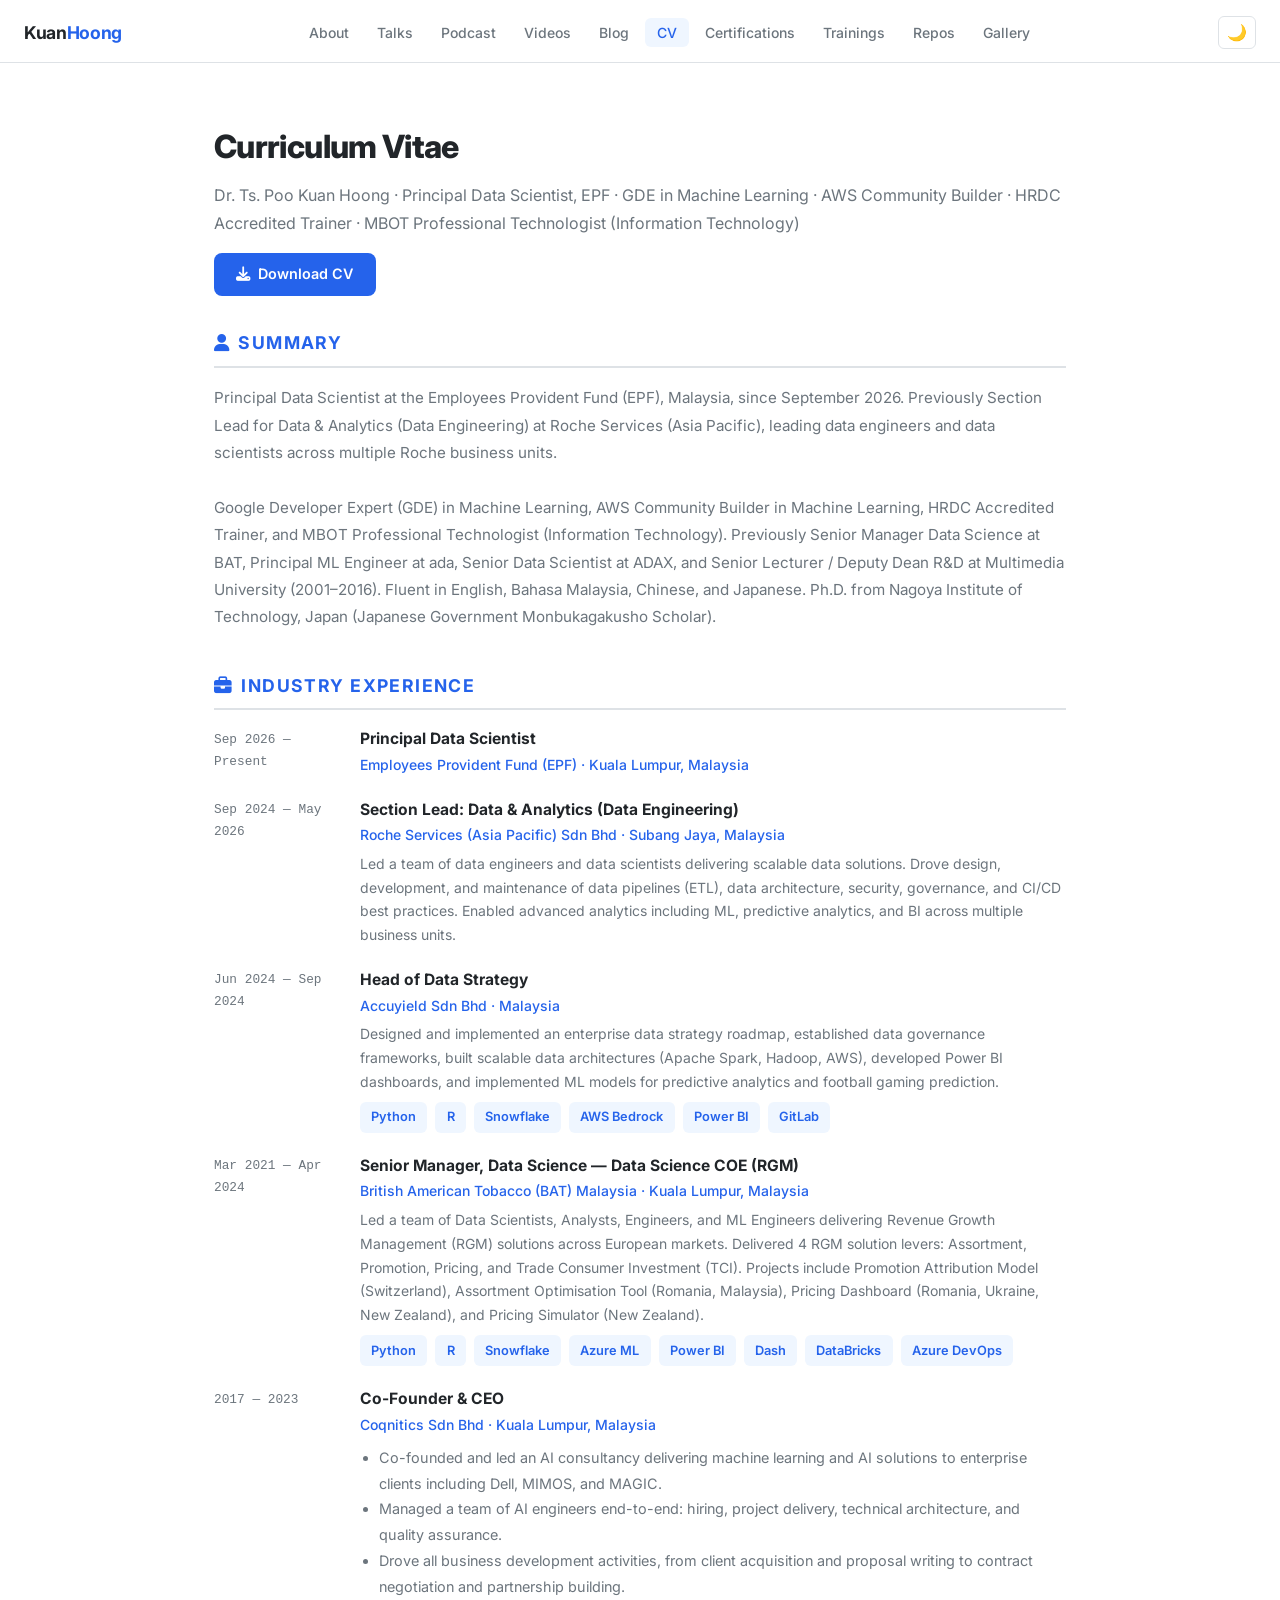
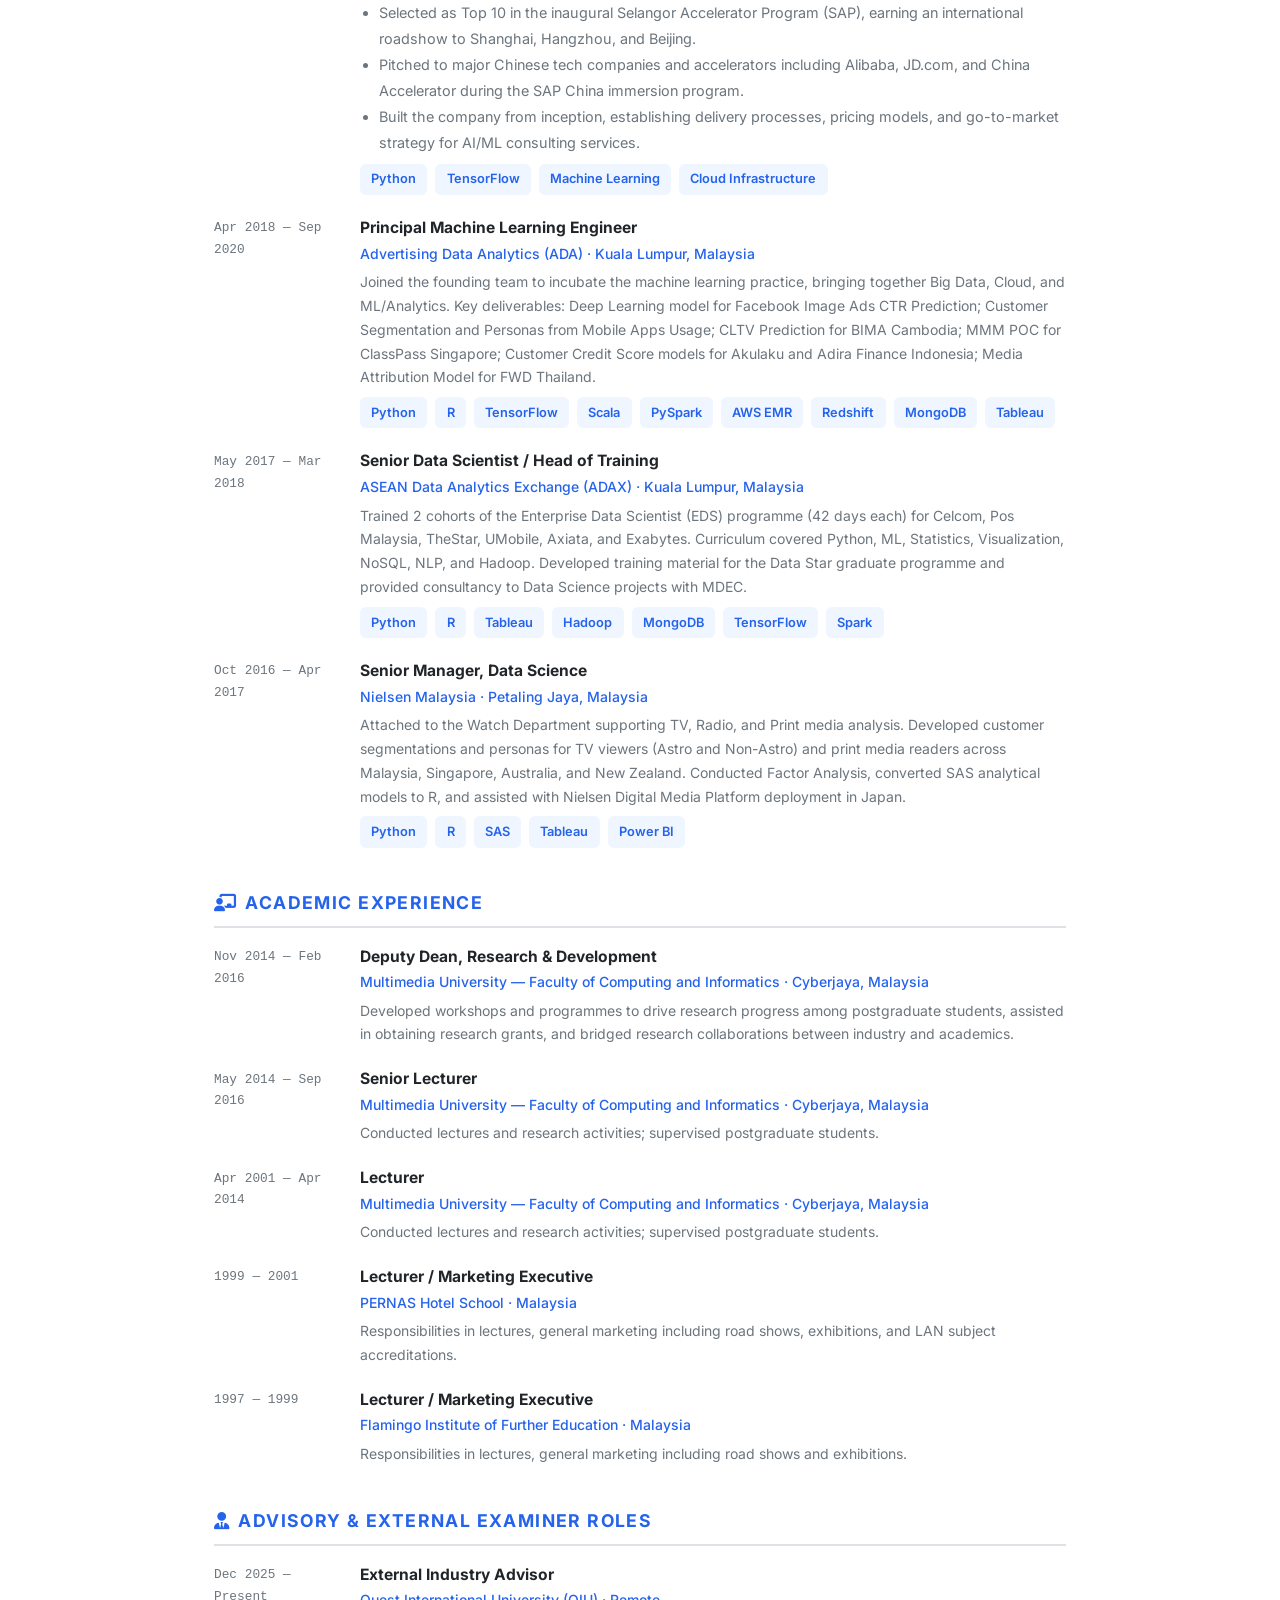
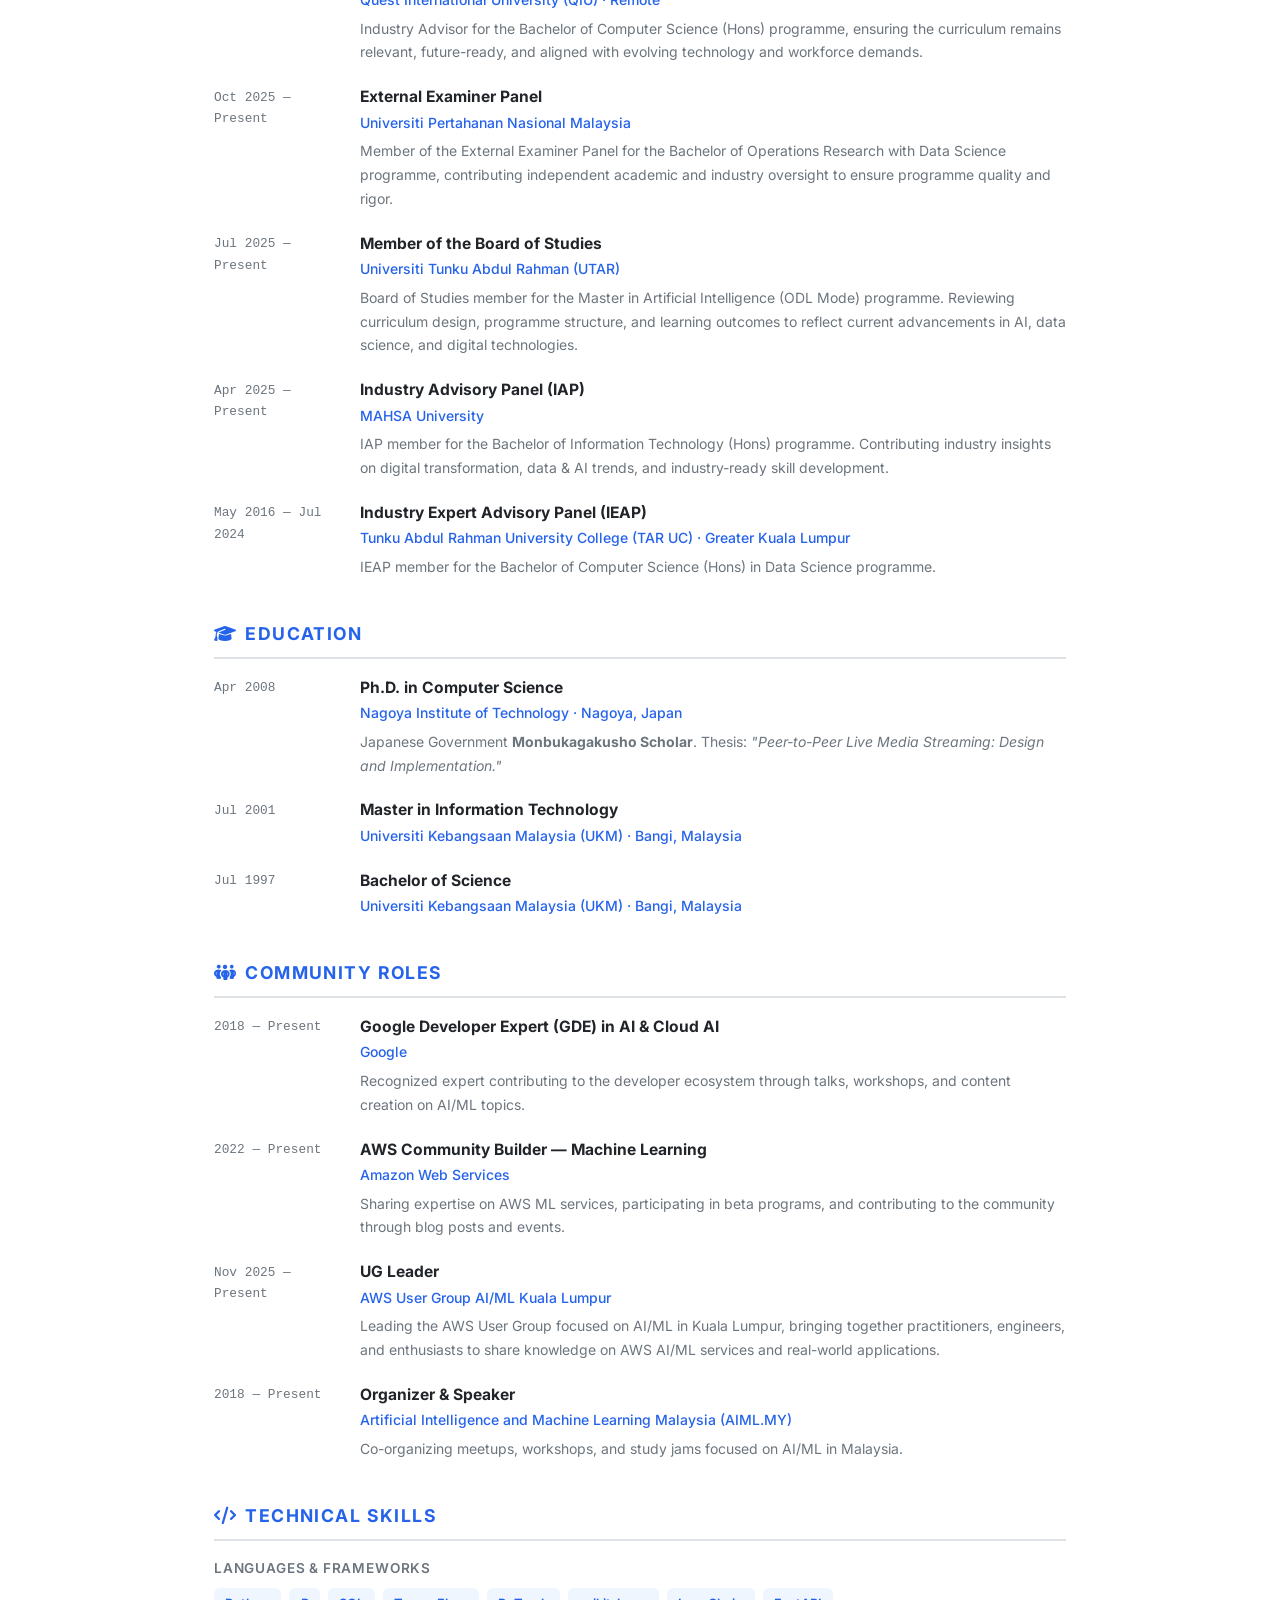
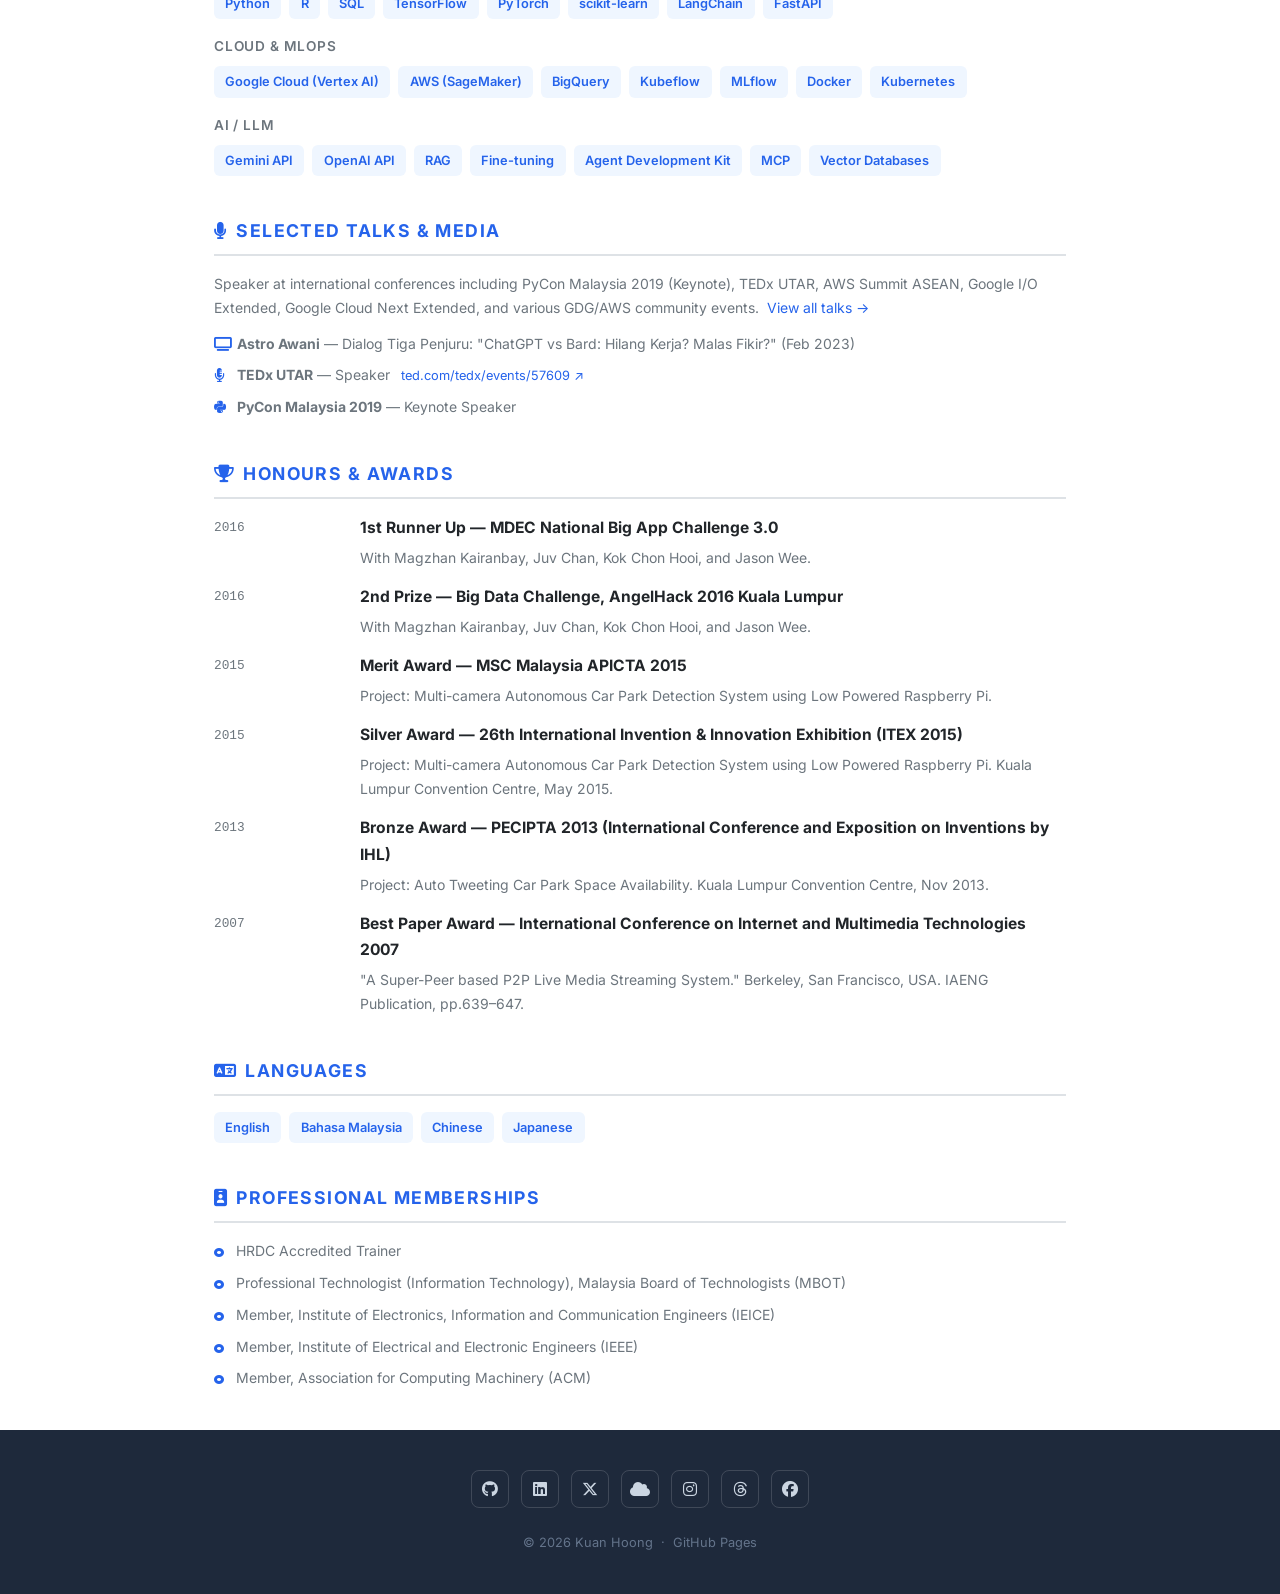
<file: cv.html>
<!DOCTYPE html>
<html lang="en">
<head>
  <meta charset="UTF-8" />
  <meta name="viewport" content="width=device-width, initial-scale=1.0" />
  <title>CV — Kuan Hoong</title>
  <meta name="description" content="Curriculum vitae of Kuan Hoong — Data Scientist, GDE in AI, AWS Community Builder." />
  <meta property="og:title" content="CV — Kuan Hoong" />
  <meta property="og:description" content="Curriculum vitae of Dr. Ts. Poo Kuan Hoong — Data Scientist, GDE in AI, AWS Community Builder." />
  <meta property="og:image" content="https://github.com/kuanhoong.png" />
  <meta property="og:url" content="https://kuanhoong.github.io/cv.html" />
  <meta property="og:type" content="website" />
  <meta name="twitter:card" content="summary" />
  <meta name="twitter:title" content="CV — Kuan Hoong" />
  <meta name="twitter:description" content="Curriculum vitae of Dr. Ts. Poo Kuan Hoong — Data Scientist, GDE in AI, AWS Community Builder." />
  <meta name="twitter:image" content="https://github.com/kuanhoong.png" />
  <link rel="icon" href="https://github.com/kuanhoong.png" />
  <link rel="preconnect" href="https://fonts.googleapis.com" />
  <link rel="preconnect" href="https://fonts.gstatic.com" crossorigin />
  <link href="https://fonts.googleapis.com/css2?family=Inter:wght@400;500;600;700;800&family=JetBrains+Mono:wght@400;500&display=swap" rel="stylesheet" />
  <link rel="stylesheet" href="https://cdnjs.cloudflare.com/ajax/libs/font-awesome/6.5.0/css/all.min.css" />
  <link rel="stylesheet" href="assets/css/style.css" />
  <!-- Google tag (gtag.js) -->
  <script async src="https://www.googletagmanager.com/gtag/js?id=G-001LP80CGR"></script>
  <script>
    window.dataLayer = window.dataLayer || [];
    function gtag(){dataLayer.push(arguments);}
    gtag('js', new Date());
    gtag('config', 'G-001LP80CGR');
  </script>
</head>
<body>
  <div id="progress-bar"></div>

  <nav class="navbar">
    <a href="index.html" class="navbar-brand">Kuan<span>Hoong</span></a>
    <ul class="navbar-nav">
      <li><a href="index.html">About</a></li>
      <li><a href="talks.html">Talks</a></li>
      <li><a href="podcast.html">Podcast</a></li>
      <li><a href="videos.html">Videos</a></li>
      <li><a href="blog.html">Blog</a></li>
      <li><a href="cv.html" class="active">CV</a></li>
      <li><a href="certifications.html">Certifications</a></li>
      <li><a href="trainings.html">Trainings</a></li>
      <li><a href="repos.html">Repos</a></li>
      <li><a href="gallery.html">Gallery</a></li>
    </ul>
    <div class="navbar-controls">
      <button class="theme-toggle" id="theme-toggle" aria-label="Toggle theme"><span id="theme-icon">🌙</span></button>
      <button class="hamburger" id="hamburger" aria-label="Menu">☰</button>
    </div>
  </nav>
  <div class="mobile-menu" id="mobile-menu">
    <ul>
      <li><a href="index.html">About</a></li>
      <li><a href="talks.html">Talks</a></li>
      <li><a href="podcast.html">Podcast</a></li>
      <li><a href="videos.html">Videos</a></li>
      <li><a href="blog.html">Blog</a></li>
      <li><a href="cv.html">CV</a></li>
      <li><a href="certifications.html">Certifications</a></li>
      <li><a href="trainings.html">Trainings</a></li>
      <li><a href="repos.html">Repos</a></li>
      <li><a href="gallery.html">Gallery</a></li>
    </ul>
  </div>

  <main>
    <div class="container">
      <div class="page-header" style="display:flex; justify-content:space-between; align-items:flex-start; flex-wrap:wrap; gap:1rem;">
        <div>
          <h1>Curriculum Vitae</h1>
          <p>Dr. Ts. Poo Kuan Hoong · Principal Data Scientist, EPF · GDE in Machine Learning · AWS Community Builder · HRDC Accredited Trainer · MBOT Professional Technologist (Information Technology)</p>
        </div>
        <a href="https://bit.ly/khpoo-cv" target="_blank" rel="noopener" class="btn btn-primary" style="align-self:center;">
          <i class="fa-solid fa-download"></i> Download CV
        </a>
      </div>

      <!-- Summary -->
      <div class="cv-section">
        <h2><i class="fa-solid fa-user" style="margin-right:0.5rem;"></i>Summary</h2>
        <p style="font-size:0.95rem; color:var(--text-muted); line-height:1.8;">
          Principal Data Scientist at the Employees Provident Fund (EPF), Malaysia, since September 2026.
          Previously Section Lead for Data &amp; Analytics (Data Engineering) at Roche Services (Asia Pacific),
          leading data engineers and data scientists across multiple Roche business units.
          <br><br>
          Google Developer Expert (GDE) in Machine Learning, AWS Community Builder in Machine Learning,
          HRDC Accredited Trainer, and MBOT Professional Technologist (Information Technology).
          Previously Senior Manager Data Science at BAT, Principal ML Engineer at ada, Senior Data Scientist at ADAX,
          and Senior Lecturer / Deputy Dean R&amp;D at Multimedia University (2001–2016).
          Fluent in English, Bahasa Malaysia, Chinese, and Japanese. Ph.D. from Nagoya Institute of Technology, Japan
          (Japanese Government Monbukagakusho Scholar).
        </p>
      </div>

      <!-- Industry Experience -->
      <div class="cv-section">
        <h2><i class="fa-solid fa-briefcase" style="margin-right:0.5rem;"></i>Industry Experience</h2>

        <div class="cv-entry">
          <div class="cv-date">Sep 2026 — Present</div>
          <div class="cv-content">
            <h3>Principal Data Scientist</h3>
            <div class="cv-org">Employees Provident Fund (EPF) · Kuala Lumpur, Malaysia</div>
          </div>
        </div>

        <div class="cv-entry">
          <div class="cv-date">Sep 2024 — May 2026</div>
          <div class="cv-content">
            <h3>Section Lead: Data &amp; Analytics (Data Engineering)</h3>
            <div class="cv-org">Roche Services (Asia Pacific) Sdn Bhd · Subang Jaya, Malaysia</div>
            <p>Led a team of data engineers and data scientists delivering scalable data solutions. Drove design, development, and maintenance of data pipelines (ETL), data architecture, security, governance, and CI/CD best practices. Enabled advanced analytics including ML, predictive analytics, and BI across multiple business units.</p>
          </div>
        </div>

        <div class="cv-entry">
          <div class="cv-date">Jun 2024 — Sep 2024</div>
          <div class="cv-content">
            <h3>Head of Data Strategy</h3>
            <div class="cv-org">Accuyield Sdn Bhd · Malaysia</div>
            <p>Designed and implemented an enterprise data strategy roadmap, established data governance frameworks, built scalable data architectures (Apache Spark, Hadoop, AWS), developed Power BI dashboards, and implemented ML models for predictive analytics and football gaming prediction.</p>
            <div class="cv-skills-grid" style="margin-top:0.5rem;">
              <span class="skill-tag">Python</span><span class="skill-tag">R</span><span class="skill-tag">Snowflake</span>
              <span class="skill-tag">AWS Bedrock</span><span class="skill-tag">Power BI</span><span class="skill-tag">GitLab</span>
            </div>
          </div>
        </div>

        <div class="cv-entry">
          <div class="cv-date">Mar 2021 — Apr 2024</div>
          <div class="cv-content">
            <h3>Senior Manager, Data Science — Data Science COE (RGM)</h3>
            <div class="cv-org">British American Tobacco (BAT) Malaysia · Kuala Lumpur, Malaysia</div>
            <p>Led a team of Data Scientists, Analysts, Engineers, and ML Engineers delivering Revenue Growth Management (RGM) solutions across European markets. Delivered 4 RGM solution levers: Assortment, Promotion, Pricing, and Trade Consumer Investment (TCI). Projects include Promotion Attribution Model (Switzerland), Assortment Optimisation Tool (Romania, Malaysia), Pricing Dashboard (Romania, Ukraine, New Zealand), and Pricing Simulator (New Zealand).</p>
            <div class="cv-skills-grid" style="margin-top:0.5rem;">
              <span class="skill-tag">Python</span><span class="skill-tag">R</span><span class="skill-tag">Snowflake</span>
              <span class="skill-tag">Azure ML</span><span class="skill-tag">Power BI</span><span class="skill-tag">Dash</span>
              <span class="skill-tag">DataBricks</span><span class="skill-tag">Azure DevOps</span>
            </div>
          </div>
        </div>

        <div class="cv-entry">
          <div class="cv-date">2017 — 2023</div>
          <div class="cv-content">
            <h3>Co-Founder &amp; CEO</h3>
            <div class="cv-org">Coqnitics Sdn Bhd · Kuala Lumpur, Malaysia</div>
            <ul style="font-size:0.9rem; color:var(--text-muted); line-height:1.8; margin-top:0.5rem; padding-left:1.2rem;">
              <li>Co-founded and led an AI consultancy delivering machine learning and AI solutions to enterprise clients including Dell, MIMOS, and MAGIC.</li>
              <li>Managed a team of AI engineers end-to-end: hiring, project delivery, technical architecture, and quality assurance.</li>
              <li>Drove all business development activities, from client acquisition and proposal writing to contract negotiation and partnership building.</li>
              <li>Selected as Top 10 in the inaugural Selangor Accelerator Program (SAP), earning an international roadshow to Shanghai, Hangzhou, and Beijing.</li>
              <li>Pitched to major Chinese tech companies and accelerators including Alibaba, JD.com, and China Accelerator during the SAP China immersion program.</li>
              <li>Built the company from inception, establishing delivery processes, pricing models, and go-to-market strategy for AI/ML consulting services.</li>
            </ul>
            <div class="cv-skills-grid" style="margin-top:0.5rem;">
              <span class="skill-tag">Python</span><span class="skill-tag">TensorFlow</span><span class="skill-tag">Machine Learning</span><span class="skill-tag">Cloud Infrastructure</span>
            </div>
          </div>
        </div>

        <div class="cv-entry">
          <div class="cv-date">Apr 2018 — Sep 2020</div>
          <div class="cv-content">
            <h3>Principal Machine Learning Engineer</h3>
            <div class="cv-org">Advertising Data Analytics (ADA) · Kuala Lumpur, Malaysia</div>
            <p>Joined the founding team to incubate the machine learning practice, bringing together Big Data, Cloud, and ML/Analytics. Key deliverables: Deep Learning model for Facebook Image Ads CTR Prediction; Customer Segmentation and Personas from Mobile Apps Usage; CLTV Prediction for BIMA Cambodia; MMM POC for ClassPass Singapore; Customer Credit Score models for Akulaku and Adira Finance Indonesia; Media Attribution Model for FWD Thailand.</p>
            <div class="cv-skills-grid" style="margin-top:0.5rem;">
              <span class="skill-tag">Python</span><span class="skill-tag">R</span><span class="skill-tag">TensorFlow</span>
              <span class="skill-tag">Scala</span><span class="skill-tag">PySpark</span><span class="skill-tag">AWS EMR</span>
              <span class="skill-tag">Redshift</span><span class="skill-tag">MongoDB</span><span class="skill-tag">Tableau</span>
            </div>
          </div>
        </div>

        <div class="cv-entry">
          <div class="cv-date">May 2017 — Mar 2018</div>
          <div class="cv-content">
            <h3>Senior Data Scientist / Head of Training</h3>
            <div class="cv-org">ASEAN Data Analytics Exchange (ADAX) · Kuala Lumpur, Malaysia</div>
            <p>Trained 2 cohorts of the Enterprise Data Scientist (EDS) programme (42 days each) for Celcom, Pos Malaysia, TheStar, UMobile, Axiata, and Exabytes. Curriculum covered Python, ML, Statistics, Visualization, NoSQL, NLP, and Hadoop. Developed training material for the Data Star graduate programme and provided consultancy to Data Science projects with MDEC.</p>
            <div class="cv-skills-grid" style="margin-top:0.5rem;">
              <span class="skill-tag">Python</span><span class="skill-tag">R</span><span class="skill-tag">Tableau</span>
              <span class="skill-tag">Hadoop</span><span class="skill-tag">MongoDB</span><span class="skill-tag">TensorFlow</span>
              <span class="skill-tag">Spark</span>
            </div>
          </div>
        </div>

        <div class="cv-entry">
          <div class="cv-date">Oct 2016 — Apr 2017</div>
          <div class="cv-content">
            <h3>Senior Manager, Data Science</h3>
            <div class="cv-org">Nielsen Malaysia · Petaling Jaya, Malaysia</div>
            <p>Attached to the Watch Department supporting TV, Radio, and Print media analysis. Developed customer segmentations and personas for TV viewers (Astro and Non-Astro) and print media readers across Malaysia, Singapore, Australia, and New Zealand. Conducted Factor Analysis, converted SAS analytical models to R, and assisted with Nielsen Digital Media Platform deployment in Japan.</p>
            <div class="cv-skills-grid" style="margin-top:0.5rem;">
              <span class="skill-tag">Python</span><span class="skill-tag">R</span><span class="skill-tag">SAS</span>
              <span class="skill-tag">Tableau</span><span class="skill-tag">Power BI</span>
            </div>
          </div>
        </div>
      </div>

      <!-- Academic Experience -->
      <div class="cv-section">
        <h2><i class="fa-solid fa-chalkboard-user" style="margin-right:0.5rem;"></i>Academic Experience</h2>

        <div class="cv-entry">
          <div class="cv-date">Nov 2014 — Feb 2016</div>
          <div class="cv-content">
            <h3>Deputy Dean, Research &amp; Development</h3>
            <div class="cv-org">Multimedia University — Faculty of Computing and Informatics · Cyberjaya, Malaysia</div>
            <p>Developed workshops and programmes to drive research progress among postgraduate students, assisted in obtaining research grants, and bridged research collaborations between industry and academics.</p>
          </div>
        </div>

        <div class="cv-entry">
          <div class="cv-date">May 2014 — Sep 2016</div>
          <div class="cv-content">
            <h3>Senior Lecturer</h3>
            <div class="cv-org">Multimedia University — Faculty of Computing and Informatics · Cyberjaya, Malaysia</div>
            <p>Conducted lectures and research activities; supervised postgraduate students.</p>
          </div>
        </div>

        <div class="cv-entry">
          <div class="cv-date">Apr 2001 — Apr 2014</div>
          <div class="cv-content">
            <h3>Lecturer</h3>
            <div class="cv-org">Multimedia University — Faculty of Computing and Informatics · Cyberjaya, Malaysia</div>
            <p>Conducted lectures and research activities; supervised postgraduate students.</p>
          </div>
        </div>

        <div class="cv-entry">
          <div class="cv-date">1999 — 2001</div>
          <div class="cv-content">
            <h3>Lecturer / Marketing Executive</h3>
            <div class="cv-org">PERNAS Hotel School · Malaysia</div>
            <p>Responsibilities in lectures, general marketing including road shows, exhibitions, and LAN subject accreditations.</p>
          </div>
        </div>

        <div class="cv-entry">
          <div class="cv-date">1997 — 1999</div>
          <div class="cv-content">
            <h3>Lecturer / Marketing Executive</h3>
            <div class="cv-org">Flamingo Institute of Further Education · Malaysia</div>
            <p>Responsibilities in lectures, general marketing including road shows and exhibitions.</p>
          </div>
        </div>
      </div>

      <!-- Advisory Roles -->
      <div class="cv-section">
        <h2><i class="fa-solid fa-user-tie" style="margin-right:0.5rem;"></i>Advisory &amp; External Examiner Roles</h2>

        <div class="cv-entry">
          <div class="cv-date">Dec 2025 — Present</div>
          <div class="cv-content">
            <h3>External Industry Advisor</h3>
            <div class="cv-org">Quest International University (QIU) · Remote</div>
            <p>Industry Advisor for the Bachelor of Computer Science (Hons) programme, ensuring the curriculum remains relevant, future-ready, and aligned with evolving technology and workforce demands.</p>
          </div>
        </div>

        <div class="cv-entry">
          <div class="cv-date">Oct 2025 — Present</div>
          <div class="cv-content">
            <h3>External Examiner Panel</h3>
            <div class="cv-org">Universiti Pertahanan Nasional Malaysia</div>
            <p>Member of the External Examiner Panel for the Bachelor of Operations Research with Data Science programme, contributing independent academic and industry oversight to ensure programme quality and rigor.</p>
          </div>
        </div>

        <div class="cv-entry">
          <div class="cv-date">Jul 2025 — Present</div>
          <div class="cv-content">
            <h3>Member of the Board of Studies</h3>
            <div class="cv-org">Universiti Tunku Abdul Rahman (UTAR)</div>
            <p>Board of Studies member for the Master in Artificial Intelligence (ODL Mode) programme. Reviewing curriculum design, programme structure, and learning outcomes to reflect current advancements in AI, data science, and digital technologies.</p>
          </div>
        </div>

        <div class="cv-entry">
          <div class="cv-date">Apr 2025 — Present</div>
          <div class="cv-content">
            <h3>Industry Advisory Panel (IAP)</h3>
            <div class="cv-org">MAHSA University</div>
            <p>IAP member for the Bachelor of Information Technology (Hons) programme. Contributing industry insights on digital transformation, data &amp; AI trends, and industry-ready skill development.</p>
          </div>
        </div>

        <div class="cv-entry">
          <div class="cv-date">May 2016 — Jul 2024</div>
          <div class="cv-content">
            <h3>Industry Expert Advisory Panel (IEAP)</h3>
            <div class="cv-org">Tunku Abdul Rahman University College (TAR UC) · Greater Kuala Lumpur</div>
            <p>IEAP member for the Bachelor of Computer Science (Hons) in Data Science programme.</p>
          </div>
        </div>
      </div>

      <!-- Education -->
      <div class="cv-section">
        <h2><i class="fa-solid fa-graduation-cap" style="margin-right:0.5rem;"></i>Education</h2>

        <div class="cv-entry">
          <div class="cv-date">Apr 2008</div>
          <div class="cv-content">
            <h3>Ph.D. in Computer Science</h3>
            <div class="cv-org">Nagoya Institute of Technology · Nagoya, Japan</div>
            <p>Japanese Government <strong>Monbukagakusho Scholar</strong>. Thesis: <em>"Peer-to-Peer Live Media Streaming: Design and Implementation."</em></p>
          </div>
        </div>

        <div class="cv-entry">
          <div class="cv-date">Jul 2001</div>
          <div class="cv-content">
            <h3>Master in Information Technology</h3>
            <div class="cv-org">Universiti Kebangsaan Malaysia (UKM) · Bangi, Malaysia</div>
          </div>
        </div>

        <div class="cv-entry">
          <div class="cv-date">Jul 1997</div>
          <div class="cv-content">
            <h3>Bachelor of Science</h3>
            <div class="cv-org">Universiti Kebangsaan Malaysia (UKM) · Bangi, Malaysia</div>
          </div>
        </div>
      </div>

      <!-- Community -->
      <div class="cv-section">
        <h2><i class="fa-solid fa-people-group" style="margin-right:0.5rem;"></i>Community Roles</h2>

        <div class="cv-entry">
          <div class="cv-date">2018 — Present</div>
          <div class="cv-content">
            <h3>Google Developer Expert (GDE) in AI &amp; Cloud AI</h3>
            <div class="cv-org">Google</div>
            <p>Recognized expert contributing to the developer ecosystem through talks, workshops, and content creation on AI/ML topics.</p>
          </div>
        </div>

        <div class="cv-entry">
          <div class="cv-date">2022 — Present</div>
          <div class="cv-content">
            <h3>AWS Community Builder — Machine Learning</h3>
            <div class="cv-org">Amazon Web Services</div>
            <p>Sharing expertise on AWS ML services, participating in beta programs, and contributing to the community through blog posts and events.</p>
          </div>
        </div>

        <div class="cv-entry">
          <div class="cv-date">Nov 2025 — Present</div>
          <div class="cv-content">
            <h3>UG Leader</h3>
            <div class="cv-org">AWS User Group AI/ML Kuala Lumpur</div>
            <p>Leading the AWS User Group focused on AI/ML in Kuala Lumpur, bringing together practitioners, engineers, and enthusiasts to share knowledge on AWS AI/ML services and real-world applications.</p>
          </div>
        </div>

        <div class="cv-entry">
          <div class="cv-date">2018 — Present</div>
          <div class="cv-content">
            <h3>Organizer &amp; Speaker</h3>
            <div class="cv-org">Artificial Intelligence and Machine Learning Malaysia (AIML.MY)</div>
            <p>Co-organizing meetups, workshops, and study jams focused on AI/ML in Malaysia.</p>
          </div>
        </div>
      </div>

      <!-- Skills -->
      <div class="cv-section">
        <h2><i class="fa-solid fa-code" style="margin-right:0.5rem;"></i>Technical Skills</h2>

        <div style="margin-bottom:1rem;">
          <div style="font-size:0.85rem; font-weight:600; color:var(--text-muted); text-transform:uppercase; letter-spacing:0.06em; margin-bottom:0.5rem;">Languages &amp; Frameworks</div>
          <div class="cv-skills-grid">
            <span class="skill-tag">Python</span>
            <span class="skill-tag">R</span>
            <span class="skill-tag">SQL</span>
            <span class="skill-tag">TensorFlow</span>
            <span class="skill-tag">PyTorch</span>
            <span class="skill-tag">scikit-learn</span>
            <span class="skill-tag">LangChain</span>
            <span class="skill-tag">FastAPI</span>
          </div>
        </div>

        <div style="margin-bottom:1rem;">
          <div style="font-size:0.85rem; font-weight:600; color:var(--text-muted); text-transform:uppercase; letter-spacing:0.06em; margin-bottom:0.5rem;">Cloud &amp; MLOps</div>
          <div class="cv-skills-grid">
            <span class="skill-tag">Google Cloud (Vertex AI)</span>
            <span class="skill-tag">AWS (SageMaker)</span>
            <span class="skill-tag">BigQuery</span>
            <span class="skill-tag">Kubeflow</span>
            <span class="skill-tag">MLflow</span>
            <span class="skill-tag">Docker</span>
            <span class="skill-tag">Kubernetes</span>
          </div>
        </div>

        <div>
          <div style="font-size:0.85rem; font-weight:600; color:var(--text-muted); text-transform:uppercase; letter-spacing:0.06em; margin-bottom:0.5rem;">AI / LLM</div>
          <div class="cv-skills-grid">
            <span class="skill-tag">Gemini API</span>
            <span class="skill-tag">OpenAI API</span>
            <span class="skill-tag">RAG</span>
            <span class="skill-tag">Fine-tuning</span>
            <span class="skill-tag">Agent Development Kit</span>
            <span class="skill-tag">MCP</span>
            <span class="skill-tag">Vector Databases</span>
          </div>
        </div>
      </div>

      <!-- Selected Talks -->
      <div class="cv-section">
        <h2><i class="fa-solid fa-microphone" style="margin-right:0.5rem;"></i>Selected Talks &amp; Media</h2>
        <p style="font-size:0.875rem; color:var(--text-muted); margin-bottom:0.75rem;">
          Speaker at international conferences including PyCon Malaysia 2019 (Keynote), TEDx UTAR, AWS Summit ASEAN,
          Google I/O Extended, Google Cloud Next Extended, and various GDG/AWS community events.
          <a href="talks.html" style="margin-left:0.25rem;">View all talks →</a>
        </p>
        <div style="display:flex; flex-direction:column; gap:0.5rem;">
          <div style="font-size:0.875rem; color:var(--text-muted);">
            <i class="fa-solid fa-tv" style="color:var(--theme-color); width:1.2rem;"></i>
            <strong>Astro Awani</strong> — Dialog Tiga Penjuru: "ChatGPT vs Bard: Hilang Kerja? Malas Fikir?" (Feb 2023)
          </div>
          <div style="font-size:0.875rem; color:var(--text-muted);">
            <i class="fa-solid fa-microphone-lines" style="color:var(--theme-color); width:1.2rem;"></i>
            <strong>TEDx UTAR</strong> — Speaker
            <a href="https://www.ted.com/tedx/events/57609" target="_blank" rel="noopener" style="margin-left:0.4rem; font-size:0.8rem;">ted.com/tedx/events/57609 ↗</a>
          </div>
          <div style="font-size:0.875rem; color:var(--text-muted);">
            <i class="fa-brands fa-python" style="color:var(--theme-color); width:1.2rem;"></i>
            <strong>PyCon Malaysia 2019</strong> — Keynote Speaker
          </div>
        </div>
      </div>

      <!-- Honours & Awards -->
      <div class="cv-section">
        <h2><i class="fa-solid fa-trophy" style="margin-right:0.5rem;"></i>Honours &amp; Awards</h2>
        <div style="display:flex; flex-direction:column; gap:0.875rem;">
          <div class="cv-entry" style="margin-bottom:0;">
            <div class="cv-date">2016</div>
            <div class="cv-content">
              <h3>1st Runner Up — MDEC National Big App Challenge 3.0</h3>
              <p>With Magzhan Kairanbay, Juv Chan, Kok Chon Hooi, and Jason Wee.</p>
            </div>
          </div>
          <div class="cv-entry" style="margin-bottom:0;">
            <div class="cv-date">2016</div>
            <div class="cv-content">
              <h3>2nd Prize — Big Data Challenge, AngelHack 2016 Kuala Lumpur</h3>
              <p>With Magzhan Kairanbay, Juv Chan, Kok Chon Hooi, and Jason Wee.</p>
            </div>
          </div>
          <div class="cv-entry" style="margin-bottom:0;">
            <div class="cv-date">2015</div>
            <div class="cv-content">
              <h3>Merit Award — MSC Malaysia APICTA 2015</h3>
              <p>Project: Multi-camera Autonomous Car Park Detection System using Low Powered Raspberry Pi.</p>
            </div>
          </div>
          <div class="cv-entry" style="margin-bottom:0;">
            <div class="cv-date">2015</div>
            <div class="cv-content">
              <h3>Silver Award — 26th International Invention &amp; Innovation Exhibition (ITEX 2015)</h3>
              <p>Project: Multi-camera Autonomous Car Park Detection System using Low Powered Raspberry Pi. Kuala Lumpur Convention Centre, May 2015.</p>
            </div>
          </div>
          <div class="cv-entry" style="margin-bottom:0;">
            <div class="cv-date">2013</div>
            <div class="cv-content">
              <h3>Bronze Award — PECIPTA 2013 (International Conference and Exposition on Inventions by IHL)</h3>
              <p>Project: Auto Tweeting Car Park Space Availability. Kuala Lumpur Convention Centre, Nov 2013.</p>
            </div>
          </div>
          <div class="cv-entry" style="margin-bottom:0;">
            <div class="cv-date">2007</div>
            <div class="cv-content">
              <h3>Best Paper Award — International Conference on Internet and Multimedia Technologies 2007</h3>
              <p>"A Super-Peer based P2P Live Media Streaming System." Berkeley, San Francisco, USA. IAENG Publication, pp.639–647.</p>
            </div>
          </div>
        </div>
      </div>

      <!-- Languages -->
      <div class="cv-section">
        <h2><i class="fa-solid fa-language" style="margin-right:0.5rem;"></i>Languages</h2>
        <div class="cv-skills-grid">
          <span class="skill-tag">English</span>
          <span class="skill-tag">Bahasa Malaysia</span>
          <span class="skill-tag">Chinese</span>
          <span class="skill-tag">Japanese</span>
        </div>
      </div>

      <!-- Professional Memberships -->
      <div class="cv-section">
        <h2><i class="fa-solid fa-id-badge" style="margin-right:0.5rem;"></i>Professional Memberships</h2>
        <div style="display:flex; flex-direction:column; gap:0.5rem;">
          <div style="font-size:0.875rem; color:var(--text-muted);">
            <i class="fa-solid fa-circle-dot" style="color:var(--theme-color); margin-right:0.5rem; font-size:0.6rem;"></i>
            HRDC Accredited Trainer
          </div>
          <div style="font-size:0.875rem; color:var(--text-muted);">
            <i class="fa-solid fa-circle-dot" style="color:var(--theme-color); margin-right:0.5rem; font-size:0.6rem;"></i>
            Professional Technologist (Information Technology), Malaysia Board of Technologists (MBOT)
          </div>
          <div style="font-size:0.875rem; color:var(--text-muted);">
            <i class="fa-solid fa-circle-dot" style="color:var(--theme-color); margin-right:0.5rem; font-size:0.6rem;"></i>
            Member, Institute of Electronics, Information and Communication Engineers (IEICE)
          </div>
          <div style="font-size:0.875rem; color:var(--text-muted);">
            <i class="fa-solid fa-circle-dot" style="color:var(--theme-color); margin-right:0.5rem; font-size:0.6rem;"></i>
            Member, Institute of Electrical and Electronic Engineers (IEEE)
          </div>
          <div style="font-size:0.875rem; color:var(--text-muted);">
            <i class="fa-solid fa-circle-dot" style="color:var(--theme-color); margin-right:0.5rem; font-size:0.6rem;"></i>
            Member, Association for Computing Machinery (ACM)
          </div>
        </div>
      </div>

    </div>
  </main>

  <footer>
    <div class="footer-inner">
      <div class="footer-social">
        <a href="https://github.com/kuanhoong" target="_blank" rel="noopener" aria-label="GitHub"><i class="fa-brands fa-github"></i></a>
        <a href="https://linkedin.com/in/kuanhoong" target="_blank" rel="noopener" aria-label="LinkedIn"><i class="fa-brands fa-linkedin"></i></a>
        <a href="https://twitter.com/kuanhoong" target="_blank" rel="noopener" aria-label="Twitter/X"><i class="fa-brands fa-x-twitter"></i></a>
        <a href="https://bsky.app/profile/kuanhoong.bsky.social" target="_blank" rel="noopener" aria-label="Bluesky"><i class="fa-solid fa-cloud"></i></a>
        <a href="https://www.instagram.com/_kuanhoong_" target="_blank" rel="noopener" aria-label="Instagram"><i class="fa-brands fa-instagram"></i></a>
        <a href="https://www.threads.com/@_kuanhoong_" target="_blank" rel="noopener" aria-label="Threads"><i class="fa-brands fa-threads"></i></a>
        <a href="https://www.facebook.com/kuanhoong" target="_blank" rel="noopener" aria-label="Facebook"><i class="fa-brands fa-facebook"></i></a>
      </div>
      <div class="footer-copyright">&copy; 2026 Kuan Hoong &nbsp;·&nbsp; <a href="https://pages.github.com" target="_blank" rel="noopener">GitHub Pages</a></div>
    </div>
  </footer>

  <script src="assets/js/main.js"></script>
</body>
</html>
</file>
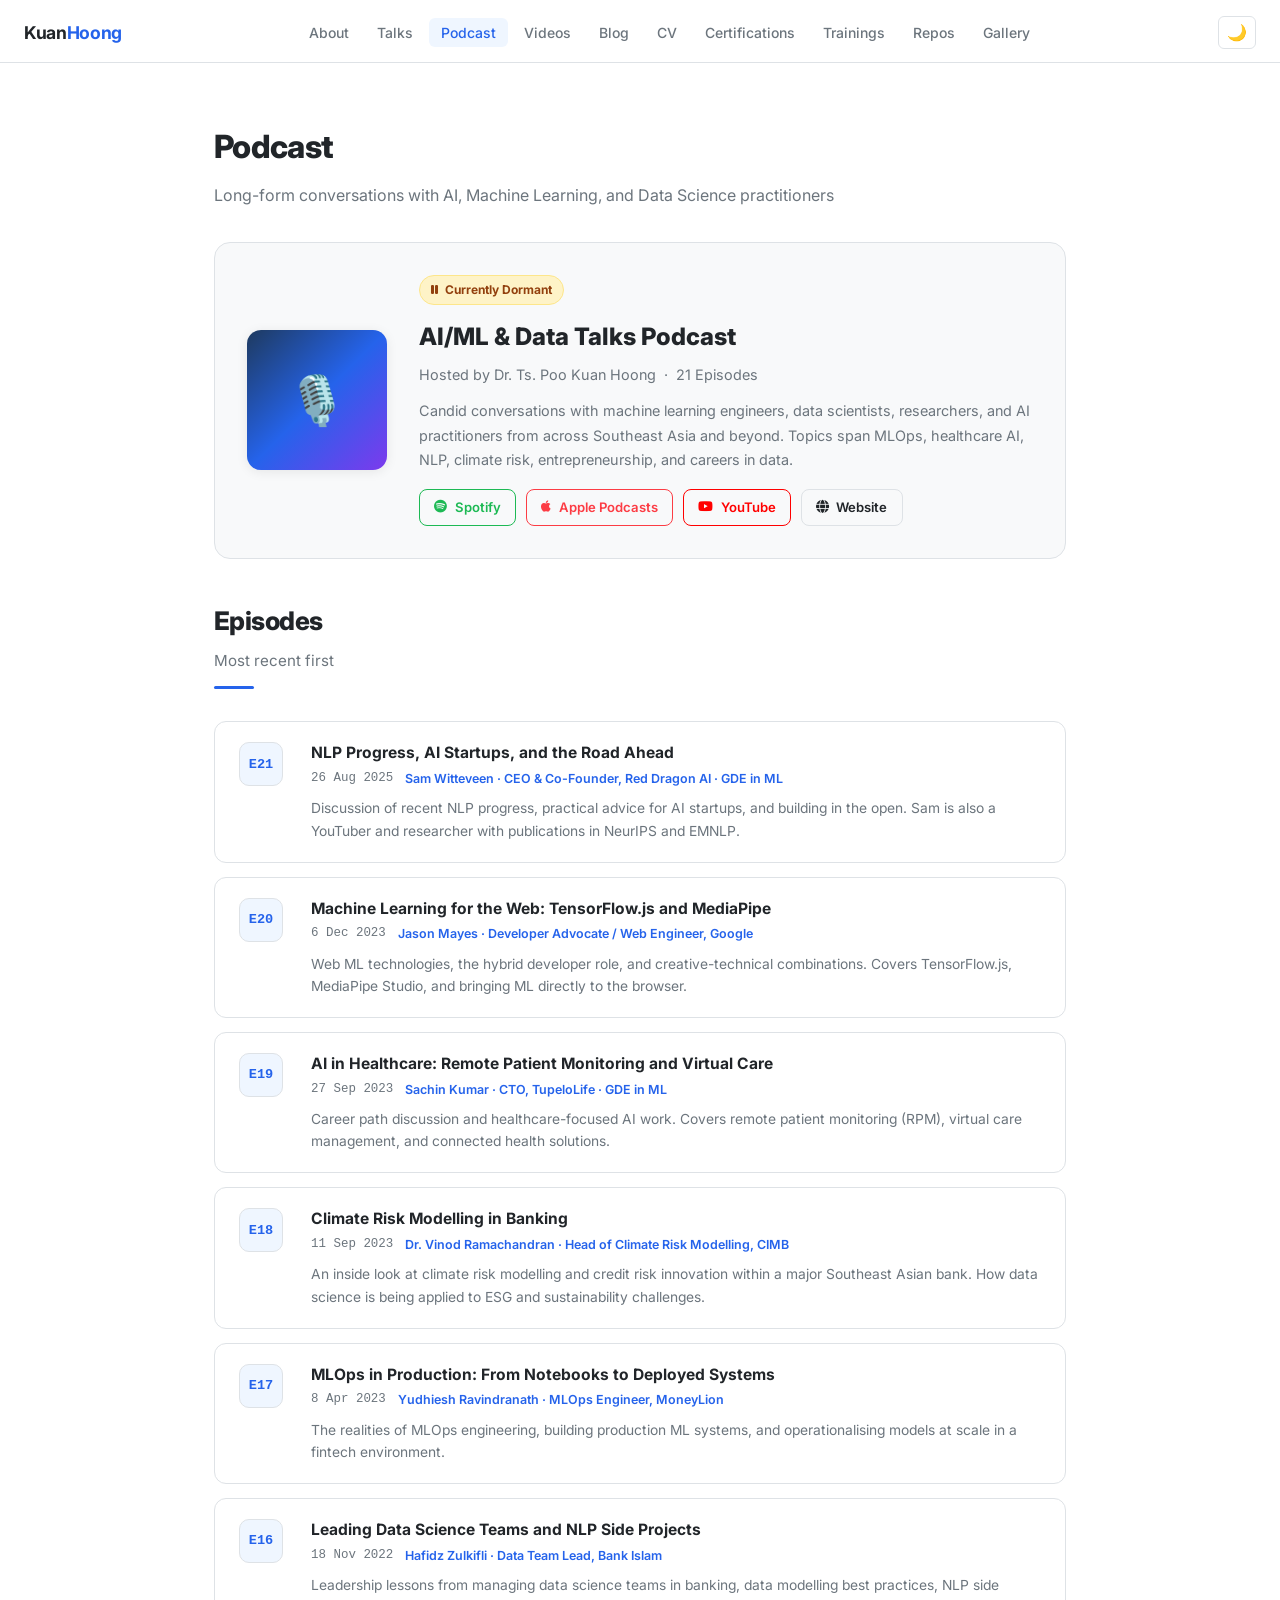
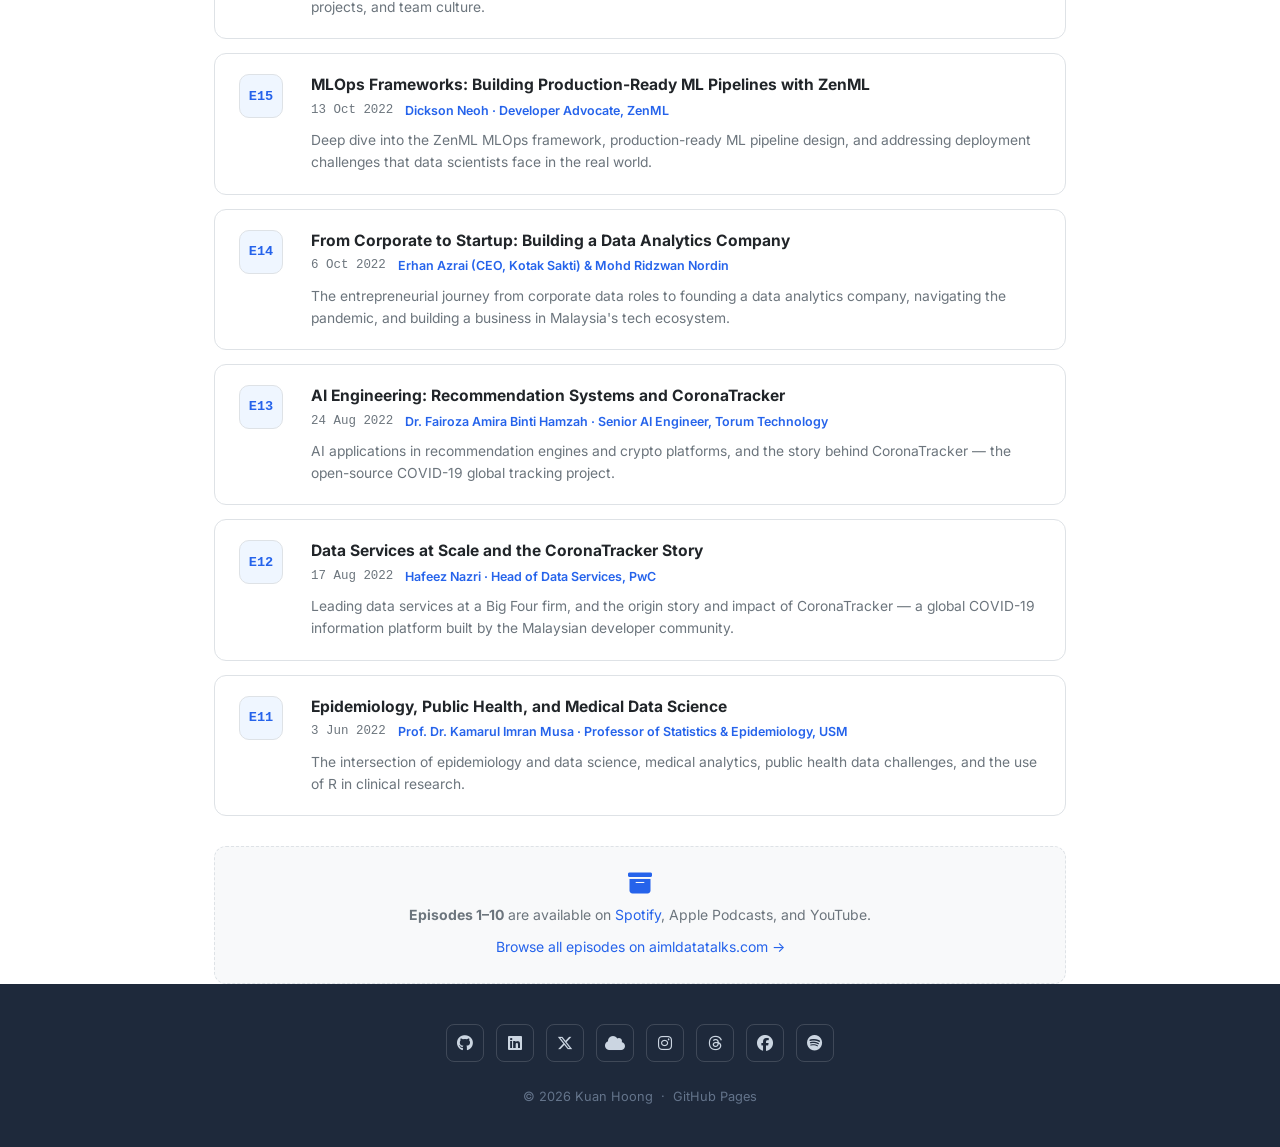
<file: podcast.html>
<!DOCTYPE html>
<html lang="en">
<head>
  <meta charset="UTF-8" />
  <meta name="viewport" content="width=device-width, initial-scale=1.0" />
  <title>Podcast — AI/ML &amp; Data Talks · Kuan Hoong</title>
  <meta name="description" content="AI/ML &amp; Data Talks Podcast hosted by Dr. Ts. Poo Kuan Hoong — conversations with AI, Machine Learning, and Data Science practitioners." />
  <meta property="og:title" content="Podcast — AI/ML & Data Talks · Kuan Hoong" />
  <meta property="og:description" content="AI/ML & Data Talks Podcast hosted by Dr. Ts. Poo Kuan Hoong — conversations with AI, Machine Learning, and Data Science practitioners." />
  <meta property="og:image" content="https://github.com/kuanhoong.png" />
  <meta property="og:url" content="https://kuanhoong.github.io/podcast.html" />
  <meta property="og:type" content="website" />
  <meta name="twitter:card" content="summary" />
  <meta name="twitter:title" content="Podcast — AI/ML & Data Talks · Kuan Hoong" />
  <meta name="twitter:description" content="AI/ML & Data Talks Podcast hosted by Dr. Ts. Poo Kuan Hoong — conversations with AI, Machine Learning, and Data Science practitioners." />
  <meta name="twitter:image" content="https://github.com/kuanhoong.png" />
  <link rel="icon" href="https://github.com/kuanhoong.png" />
  <link rel="preconnect" href="https://fonts.googleapis.com" />
  <link rel="preconnect" href="https://fonts.gstatic.com" crossorigin />
  <link href="https://fonts.googleapis.com/css2?family=Inter:wght@400;500;600;700;800&family=JetBrains+Mono:wght@400;500&display=swap" rel="stylesheet" />
  <link rel="stylesheet" href="https://cdnjs.cloudflare.com/ajax/libs/font-awesome/6.5.0/css/all.min.css" />
  <link rel="stylesheet" href="assets/css/style.css" />
  <style>
    /* Podcast hero */
    .podcast-hero {
      background: var(--bg-secondary);
      border: 1px solid var(--border-color);
      border-radius: 16px;
      padding: 2rem;
      display: grid;
      grid-template-columns: 140px 1fr;
      gap: 2rem;
      align-items: center;
      margin-bottom: 2.5rem;
    }
    .podcast-cover {
      width: 140px; height: 140px;
      border-radius: 14px;
      background: linear-gradient(135deg, #1e3a5f 0%, #2563eb 50%, #7c3aed 100%);
      display: flex; align-items: center; justify-content: center;
      font-size: 3rem; flex-shrink: 0;
      box-shadow: var(--card-shadow);
    }
    .podcast-info h2 { font-size: 1.5rem; font-weight: 800; margin-bottom: 0.3rem; }
    .podcast-info .podcast-host { font-size: 0.9rem; color: var(--text-muted); margin-bottom: 0.75rem; }
    .podcast-info p { font-size: 0.9rem; color: var(--text-muted); line-height: 1.7; margin-bottom: 1rem; }
    .podcast-platforms { display: flex; flex-wrap: wrap; gap: 0.625rem; }
    .platform-btn {
      display: inline-flex; align-items: center; gap: 0.45rem;
      padding: 0.4rem 0.9rem; border-radius: 8px;
      font-size: 0.82rem; font-weight: 600;
      border: 1.5px solid var(--border-color);
      color: var(--text-color);
      transition: all 0.2s;
    }
    .platform-btn:hover { border-color: var(--theme-color); color: var(--theme-color); background: var(--tag-bg); }
    .platform-btn.spotify { border-color: #1DB954; color: #1DB954; }
    .platform-btn.spotify:hover { background: rgba(29,185,84,0.1); }
    .platform-btn.apple { border-color: #fc3c44; color: #fc3c44; }
    .platform-btn.apple:hover { background: rgba(252,60,68,0.1); }
    .platform-btn.youtube { border-color: #FF0000; color: #FF0000; }
    .platform-btn.youtube:hover { background: rgba(255,0,0,0.1); }

    .dormant-badge {
      display: inline-flex; align-items: center; gap: 0.35rem;
      background: #fef3c7; color: #92400e;
      font-size: 0.75rem; font-weight: 700; padding: 0.25rem 0.7rem;
      border-radius: 999px; border: 1px solid #fde68a;
      margin-bottom: 0.75rem;
    }
    [data-theme="dark"] .dormant-badge { background: #451a03; color: #fbbf24; border-color: #78350f; }

    /* Episode cards */
    .episode-card {
      background: var(--card-bg);
      border: 1px solid var(--border-color);
      border-radius: 12px;
      padding: 1.25rem 1.5rem;
      display: grid;
      grid-template-columns: 52px 1fr;
      gap: 1.25rem;
      align-items: start;
      transition: box-shadow 0.2s;
    }
    .episode-card:hover { box-shadow: var(--card-shadow-hover); }
    .episode-num {
      width: 44px; height: 44px;
      border-radius: 10px;
      background: var(--tag-bg); color: var(--theme-color);
      display: flex; align-items: center; justify-content: center;
      font-weight: 800; font-size: 0.85rem;
      font-family: monospace; flex-shrink: 0;
      border: 1px solid var(--border-color);
    }
    .episode-content h3 { font-size: 0.975rem; font-weight: 700; margin-bottom: 0.25rem; line-height: 1.4; }
    .episode-meta { display: flex; gap: 0.75rem; align-items: center; margin-bottom: 0.5rem; flex-wrap: wrap; }
    .episode-date { font-size: 0.78rem; color: var(--text-muted); font-family: monospace; }
    .episode-guest { font-size: 0.78rem; color: var(--theme-color); font-weight: 600; }
    .episode-desc { font-size: 0.865rem; color: var(--text-muted); line-height: 1.6; }
    .episodes-list { display: flex; flex-direction: column; gap: 0.875rem; }

    .episodes-archive-note {
      text-align: center; padding: 1.5rem;
      background: var(--bg-secondary);
      border: 1px dashed var(--border-color);
      border-radius: 12px; margin-top: 1rem;
      font-size: 0.875rem; color: var(--text-muted);
    }

    @media (max-width: 600px) {
      .podcast-hero { grid-template-columns: 1fr; text-align: center; }
      .podcast-cover { margin: 0 auto; }
      .podcast-platforms { justify-content: center; }
    }
  </style>
  <!-- Google tag (gtag.js) -->
  <script async src="https://www.googletagmanager.com/gtag/js?id=G-001LP80CGR"></script>
  <script>
    window.dataLayer = window.dataLayer || [];
    function gtag(){dataLayer.push(arguments);}
    gtag('js', new Date());
    gtag('config', 'G-001LP80CGR');
  </script>
</head>
<body>
  <div id="progress-bar"></div>

  <nav class="navbar">
    <a href="index.html" class="navbar-brand">Kuan<span>Hoong</span></a>
    <ul class="navbar-nav">
      <li><a href="index.html">About</a></li>
      <li><a href="talks.html">Talks</a></li>
      <li><a href="podcast.html" class="active">Podcast</a></li>
      <li><a href="videos.html">Videos</a></li>
      <li><a href="blog.html">Blog</a></li>
      <li><a href="cv.html">CV</a></li>
      <li><a href="certifications.html">Certifications</a></li>
      <li><a href="trainings.html">Trainings</a></li>
      <li><a href="repos.html">Repos</a></li>
      <li><a href="gallery.html">Gallery</a></li>
    </ul>
    <div class="navbar-controls">
      <button class="theme-toggle" id="theme-toggle" aria-label="Toggle theme"><span id="theme-icon">🌙</span></button>
      <button class="hamburger" id="hamburger" aria-label="Menu">☰</button>
    </div>
  </nav>
  <div class="mobile-menu" id="mobile-menu">
    <ul>
      <li><a href="index.html">About</a></li>
      <li><a href="talks.html">Talks</a></li>
      <li><a href="blog.html">Blog</a></li>
      <li><a href="podcast.html">Podcast</a></li>
      <li><a href="videos.html">Videos</a></li>
      <li><a href="cv.html">CV</a></li>
      <li><a href="certifications.html">Certifications</a></li>
      <li><a href="trainings.html">Trainings</a></li>
      <li><a href="repos.html">Repos</a></li>
      <li><a href="gallery.html">Gallery</a></li>
    </ul>
  </div>

  <main>
    <div class="container">
      <div class="page-header">
        <h1>Podcast</h1>
        <p>Long-form conversations with AI, Machine Learning, and Data Science practitioners</p>
      </div>

      <!-- Podcast Hero -->
      <div class="podcast-hero">
        <div class="podcast-cover">🎙️</div>
        <div class="podcast-info">
          <div class="dormant-badge">
            <i class="fa-solid fa-pause"></i> Currently Dormant
          </div>
          <h2>AI/ML &amp; Data Talks Podcast</h2>
          <div class="podcast-host">Hosted by Dr. Ts. Poo Kuan Hoong &nbsp;·&nbsp; 21 Episodes</div>
          <p>
            Candid conversations with machine learning engineers, data scientists, researchers, and AI practitioners
            from across Southeast Asia and beyond. Topics span MLOps, healthcare AI, NLP, climate risk,
            entrepreneurship, and careers in data.
          </p>
          <div class="podcast-platforms">
            <a href="https://open.spotify.com/show/7mgJ0q397Fi2es4UZieNYF" target="_blank" rel="noopener" class="platform-btn spotify">
              <i class="fa-brands fa-spotify"></i> Spotify
            </a>
            <a href="https://podcasts.apple.com/my/podcast/ai-ml-data-talks-podcast/id1590072601" target="_blank" rel="noopener" class="platform-btn apple">
              <i class="fa-brands fa-apple"></i> Apple Podcasts
            </a>
            <a href="https://music.youtube.com/playlist?list=PLmeZshwedFv2XaKHoa9FJ61_g3y2DL0Rn" target="_blank" rel="noopener" class="platform-btn youtube">
              <i class="fa-brands fa-youtube"></i> YouTube
            </a>
            <a href="https://www.aimldatatalks.com/listen" target="_blank" rel="noopener" class="platform-btn">
              <i class="fa-solid fa-globe"></i> Website
            </a>
          </div>
        </div>
      </div>

      <!-- Episodes -->
      <div class="section-header">
        <h2>Episodes</h2>
        <p>Most recent first</p>
        <div class="section-divider"></div>
      </div>

      <div class="episodes-list">

        <div class="episode-card">
          <div class="episode-num">E21</div>
          <div class="episode-content">
            <h3>NLP Progress, AI Startups, and the Road Ahead</h3>
            <div class="episode-meta">
              <span class="episode-date">26 Aug 2025</span>
              <span class="episode-guest">Sam Witteveen · CEO &amp; Co-Founder, Red Dragon AI · GDE in ML</span>
            </div>
            <p class="episode-desc">Discussion of recent NLP progress, practical advice for AI startups, and building in the open. Sam is also a YouTuber and researcher with publications in NeurIPS and EMNLP.</p>
          </div>
        </div>

        <div class="episode-card">
          <div class="episode-num">E20</div>
          <div class="episode-content">
            <h3>Machine Learning for the Web: TensorFlow.js and MediaPipe</h3>
            <div class="episode-meta">
              <span class="episode-date">6 Dec 2023</span>
              <span class="episode-guest">Jason Mayes · Developer Advocate / Web Engineer, Google</span>
            </div>
            <p class="episode-desc">Web ML technologies, the hybrid developer role, and creative-technical combinations. Covers TensorFlow.js, MediaPipe Studio, and bringing ML directly to the browser.</p>
          </div>
        </div>

        <div class="episode-card">
          <div class="episode-num">E19</div>
          <div class="episode-content">
            <h3>AI in Healthcare: Remote Patient Monitoring and Virtual Care</h3>
            <div class="episode-meta">
              <span class="episode-date">27 Sep 2023</span>
              <span class="episode-guest">Sachin Kumar · CTO, TupeloLife · GDE in ML</span>
            </div>
            <p class="episode-desc">Career path discussion and healthcare-focused AI work. Covers remote patient monitoring (RPM), virtual care management, and connected health solutions.</p>
          </div>
        </div>

        <div class="episode-card">
          <div class="episode-num">E18</div>
          <div class="episode-content">
            <h3>Climate Risk Modelling in Banking</h3>
            <div class="episode-meta">
              <span class="episode-date">11 Sep 2023</span>
              <span class="episode-guest">Dr. Vinod Ramachandran · Head of Climate Risk Modelling, CIMB</span>
            </div>
            <p class="episode-desc">An inside look at climate risk modelling and credit risk innovation within a major Southeast Asian bank. How data science is being applied to ESG and sustainability challenges.</p>
          </div>
        </div>

        <div class="episode-card">
          <div class="episode-num">E17</div>
          <div class="episode-content">
            <h3>MLOps in Production: From Notebooks to Deployed Systems</h3>
            <div class="episode-meta">
              <span class="episode-date">8 Apr 2023</span>
              <span class="episode-guest">Yudhiesh Ravindranath · MLOps Engineer, MoneyLion</span>
            </div>
            <p class="episode-desc">The realities of MLOps engineering, building production ML systems, and operationalising models at scale in a fintech environment.</p>
          </div>
        </div>

        <div class="episode-card">
          <div class="episode-num">E16</div>
          <div class="episode-content">
            <h3>Leading Data Science Teams and NLP Side Projects</h3>
            <div class="episode-meta">
              <span class="episode-date">18 Nov 2022</span>
              <span class="episode-guest">Hafidz Zulkifli · Data Team Lead, Bank Islam</span>
            </div>
            <p class="episode-desc">Leadership lessons from managing data science teams in banking, data modelling best practices, NLP side projects, and team culture.</p>
          </div>
        </div>

        <div class="episode-card">
          <div class="episode-num">E15</div>
          <div class="episode-content">
            <h3>MLOps Frameworks: Building Production-Ready ML Pipelines with ZenML</h3>
            <div class="episode-meta">
              <span class="episode-date">13 Oct 2022</span>
              <span class="episode-guest">Dickson Neoh · Developer Advocate, ZenML</span>
            </div>
            <p class="episode-desc">Deep dive into the ZenML MLOps framework, production-ready ML pipeline design, and addressing deployment challenges that data scientists face in the real world.</p>
          </div>
        </div>

        <div class="episode-card">
          <div class="episode-num">E14</div>
          <div class="episode-content">
            <h3>From Corporate to Startup: Building a Data Analytics Company</h3>
            <div class="episode-meta">
              <span class="episode-date">6 Oct 2022</span>
              <span class="episode-guest">Erhan Azrai (CEO, Kotak Sakti) &amp; Mohd Ridzwan Nordin</span>
            </div>
            <p class="episode-desc">The entrepreneurial journey from corporate data roles to founding a data analytics company, navigating the pandemic, and building a business in Malaysia's tech ecosystem.</p>
          </div>
        </div>

        <div class="episode-card">
          <div class="episode-num">E13</div>
          <div class="episode-content">
            <h3>AI Engineering: Recommendation Systems and CoronaTracker</h3>
            <div class="episode-meta">
              <span class="episode-date">24 Aug 2022</span>
              <span class="episode-guest">Dr. Fairoza Amira Binti Hamzah · Senior AI Engineer, Torum Technology</span>
            </div>
            <p class="episode-desc">AI applications in recommendation engines and crypto platforms, and the story behind CoronaTracker — the open-source COVID-19 global tracking project.</p>
          </div>
        </div>

        <div class="episode-card">
          <div class="episode-num">E12</div>
          <div class="episode-content">
            <h3>Data Services at Scale and the CoronaTracker Story</h3>
            <div class="episode-meta">
              <span class="episode-date">17 Aug 2022</span>
              <span class="episode-guest">Hafeez Nazri · Head of Data Services, PwC</span>
            </div>
            <p class="episode-desc">Leading data services at a Big Four firm, and the origin story and impact of CoronaTracker — a global COVID-19 information platform built by the Malaysian developer community.</p>
          </div>
        </div>

        <div class="episode-card">
          <div class="episode-num">E11</div>
          <div class="episode-content">
            <h3>Epidemiology, Public Health, and Medical Data Science</h3>
            <div class="episode-meta">
              <span class="episode-date">3 Jun 2022</span>
              <span class="episode-guest">Prof. Dr. Kamarul Imran Musa · Professor of Statistics &amp; Epidemiology, USM</span>
            </div>
            <p class="episode-desc">The intersection of epidemiology and data science, medical analytics, public health data challenges, and the use of R in clinical research.</p>
          </div>
        </div>

        <div class="episodes-archive-note">
          <i class="fa-solid fa-archive" style="display:block; font-size:1.5rem; margin-bottom:0.5rem; color:var(--theme-color);"></i>
          <strong>Episodes 1–10</strong> are available on
          <a href="https://open.spotify.com/show/7mgJ0q397Fi2es4UZieNYF" target="_blank" rel="noopener">Spotify</a>,
          Apple Podcasts, and YouTube.
          <br>
          <a href="https://www.aimldatatalks.com/listen" target="_blank" rel="noopener" style="margin-top:0.5rem; display:inline-block;">
            Browse all episodes on aimldatatalks.com →
          </a>
        </div>

      </div>
    </div>
  </main>

  <footer>
    <div class="footer-inner">
      <div class="footer-social">
        <a href="https://github.com/kuanhoong" target="_blank" rel="noopener" aria-label="GitHub"><i class="fa-brands fa-github"></i></a>
        <a href="https://linkedin.com/in/kuanhoong" target="_blank" rel="noopener" aria-label="LinkedIn"><i class="fa-brands fa-linkedin"></i></a>
        <a href="https://twitter.com/kuanhoong" target="_blank" rel="noopener" aria-label="Twitter/X"><i class="fa-brands fa-x-twitter"></i></a>
        <a href="https://bsky.app/profile/kuanhoong.bsky.social" target="_blank" rel="noopener" aria-label="Bluesky"><i class="fa-solid fa-cloud"></i></a>
        <a href="https://www.instagram.com/_kuanhoong_" target="_blank" rel="noopener" aria-label="Instagram"><i class="fa-brands fa-instagram"></i></a>
        <a href="https://www.threads.com/@_kuanhoong_" target="_blank" rel="noopener" aria-label="Threads"><i class="fa-brands fa-threads"></i></a>
        <a href="https://www.facebook.com/kuanhoong" target="_blank" rel="noopener" aria-label="Facebook"><i class="fa-brands fa-facebook"></i></a>
        <a href="https://open.spotify.com/show/7mgJ0q397Fi2es4UZieNYF" target="_blank" rel="noopener" aria-label="Spotify"><i class="fa-brands fa-spotify"></i></a>
      </div>
      <div class="footer-copyright">&copy; 2026 Kuan Hoong &nbsp;·&nbsp; <a href="https://pages.github.com" target="_blank" rel="noopener">GitHub Pages</a></div>
    </div>
  </footer>

  <script src="assets/js/main.js"></script>
</body>
</html>
</file>
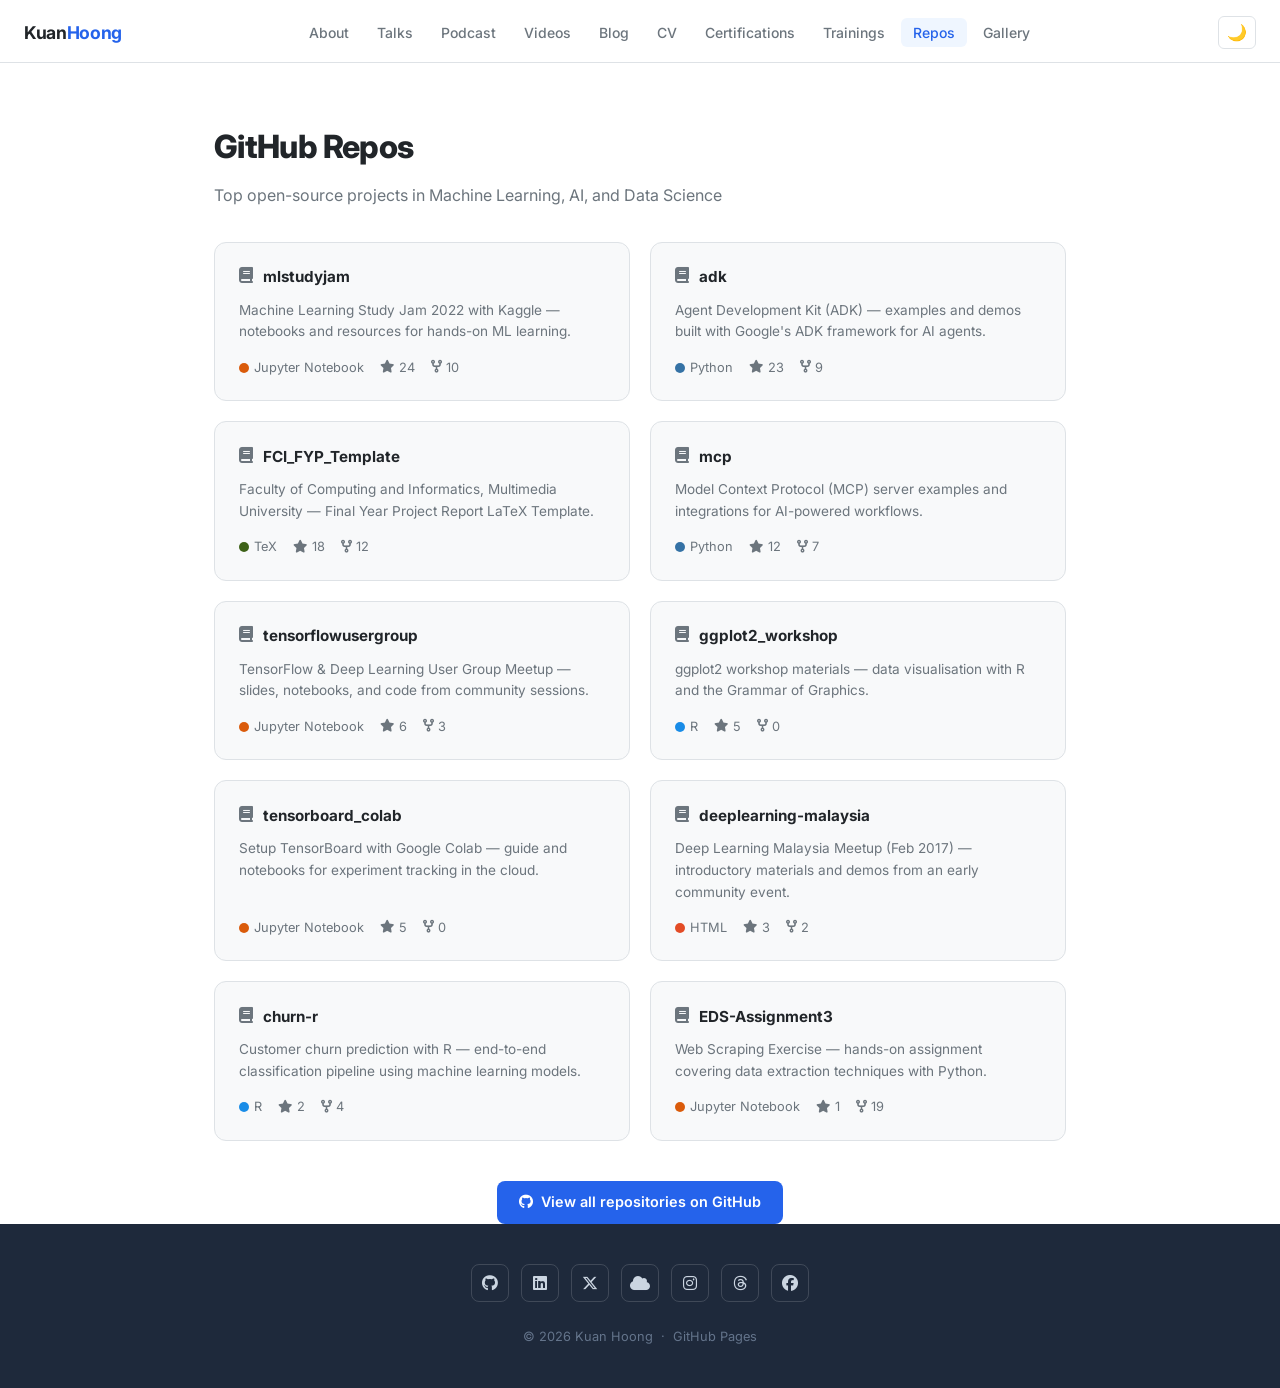
<file: repos.html>
<!DOCTYPE html>
<html lang="en">
<head>
  <meta charset="UTF-8" />
  <meta name="viewport" content="width=device-width, initial-scale=1.0" />
  <title>GitHub Repos — Kuan Hoong</title>
  <meta name="description" content="Top GitHub repositories by Kuan Hoong — open source projects in Machine Learning, AI, and Data Science." />
  <meta property="og:title" content="GitHub Repos — Kuan Hoong" />
  <meta property="og:description" content="Top open-source repositories by Dr. Ts. Poo Kuan Hoong — Machine Learning, AI Agents, Data Science, and R." />
  <meta property="og:image" content="https://github.com/kuanhoong.png" />
  <meta property="og:url" content="https://kuanhoong.github.io/repos.html" />
  <meta property="og:type" content="website" />
  <meta name="twitter:card" content="summary" />
  <meta name="twitter:title" content="GitHub Repos — Kuan Hoong" />
  <meta name="twitter:description" content="Top open-source repositories by Dr. Ts. Poo Kuan Hoong — Machine Learning, AI Agents, Data Science, and R." />
  <meta name="twitter:image" content="https://github.com/kuanhoong.png" />
  <link rel="icon" href="https://github.com/kuanhoong.png" />
  <link rel="preconnect" href="https://fonts.googleapis.com" />
  <link rel="preconnect" href="https://fonts.gstatic.com" crossorigin />
  <link href="https://fonts.googleapis.com/css2?family=Inter:wght@400;500;600;700;800&family=JetBrains+Mono:wght@400;500&display=swap" rel="stylesheet" />
  <link rel="stylesheet" href="https://cdnjs.cloudflare.com/ajax/libs/font-awesome/6.5.0/css/all.min.css" />
  <link rel="stylesheet" href="assets/css/style.css" />
  <style>
    .repo-grid {
      display: grid;
      grid-template-columns: repeat(auto-fill, minmax(320px, 1fr));
      gap: 1.25rem;
      margin-bottom: 2.5rem;
    }
    .repo-card {
      background: var(--bg-secondary);
      border: 1px solid var(--border-color);
      border-radius: 12px;
      padding: 1.35rem 1.5rem;
      display: flex;
      flex-direction: column;
      gap: 0.6rem;
      transition: border-color 0.2s, transform 0.2s, box-shadow 0.2s;
      text-decoration: none;
      color: inherit;
    }
    .repo-card:hover {
      border-color: var(--accent);
      transform: translateY(-2px);
      box-shadow: 0 6px 24px rgba(0,0,0,0.12);
    }
    .repo-card-header {
      display: flex;
      align-items: flex-start;
      gap: 0.6rem;
    }
    .repo-card-header i {
      color: var(--text-muted);
      margin-top: 3px;
      flex-shrink: 0;
    }
    .repo-name {
      font-size: 0.95rem;
      font-weight: 700;
      color: var(--accent);
      word-break: break-word;
    }
    .repo-desc {
      font-size: 0.85rem;
      color: var(--text-muted);
      line-height: 1.6;
      flex: 1;
    }
    .repo-meta {
      display: flex;
      align-items: center;
      gap: 1rem;
      flex-wrap: wrap;
      margin-top: 0.25rem;
    }
    .repo-meta span {
      display: inline-flex;
      align-items: center;
      gap: 0.3rem;
      font-size: 0.8rem;
      color: var(--text-muted);
    }
    .repo-lang-dot {
      width: 10px;
      height: 10px;
      border-radius: 50%;
      display: inline-block;
      flex-shrink: 0;
    }
    .lang-python     { background: #3572A5; }
    .lang-jupyter    { background: #DA5B0B; }
    .lang-r          { background: #198CE7; }
    .lang-typescript { background: #3178C6; }
    .lang-javascript { background: #F1E05A; }
    .lang-html       { background: #E34C26; }
    .lang-tex        { background: #3D6117; }
    .lang-other      { background: #888; }
    .repo-cta {
      text-align: center;
      margin-top: 1rem;
    }
  </style>
  <!-- Google tag (gtag.js) -->
  <script async src="https://www.googletagmanager.com/gtag/js?id=G-001LP80CGR"></script>
  <script>
    window.dataLayer = window.dataLayer || [];
    function gtag(){dataLayer.push(arguments);}
    gtag('js', new Date());
    gtag('config', 'G-001LP80CGR');
  </script>
</head>
<body>
  <div id="progress-bar"></div>

  <nav class="navbar">
    <a href="index.html" class="navbar-brand">Kuan<span>Hoong</span></a>
    <ul class="navbar-nav">
      <li><a href="index.html">About</a></li>
      <li><a href="talks.html">Talks</a></li>
      <li><a href="podcast.html">Podcast</a></li>
      <li><a href="videos.html">Videos</a></li>
      <li><a href="blog.html">Blog</a></li>
      <li><a href="cv.html">CV</a></li>
      <li><a href="certifications.html">Certifications</a></li>
      <li><a href="trainings.html">Trainings</a></li>
      <li><a href="repos.html" class="active">Repos</a></li>
      <li><a href="gallery.html">Gallery</a></li>
    </ul>
    <div class="navbar-controls">
      <button class="theme-toggle" id="theme-toggle" aria-label="Toggle theme"><span id="theme-icon">🌙</span></button>
      <button class="hamburger" id="hamburger" aria-label="Menu">☰</button>
    </div>
  </nav>
  <div class="mobile-menu" id="mobile-menu">
    <ul>
      <li><a href="index.html">About</a></li>
      <li><a href="talks.html">Talks</a></li>
      <li><a href="podcast.html">Podcast</a></li>
      <li><a href="videos.html">Videos</a></li>
      <li><a href="blog.html">Blog</a></li>
      <li><a href="cv.html">CV</a></li>
      <li><a href="certifications.html">Certifications</a></li>
      <li><a href="trainings.html">Trainings</a></li>
      <li><a href="repos.html">Repos</a></li>
      <li><a href="gallery.html">Gallery</a></li>
    </ul>
  </div>

  <main>
    <div class="container">
      <div class="page-header">
        <h1>GitHub Repos</h1>
        <p>Top open-source projects in Machine Learning, AI, and Data Science</p>
      </div>

      <div class="repo-grid">

        <!-- 1 -->
        <a class="repo-card" href="https://github.com/kuanhoong/mlstudyjam" target="_blank" rel="noopener">
          <div class="repo-card-header">
            <i class="fa-solid fa-book"></i>
            <span class="repo-name">mlstudyjam</span>
          </div>
          <p class="repo-desc">Machine Learning Study Jam 2022 with Kaggle — notebooks and resources for hands-on ML learning.</p>
          <div class="repo-meta">
            <span><span class="repo-lang-dot lang-jupyter"></span> Jupyter Notebook</span>
            <span><i class="fa-solid fa-star"></i> 24</span>
            <span><i class="fa-solid fa-code-fork"></i> 10</span>
          </div>
        </a>

        <!-- 2 -->
        <a class="repo-card" href="https://github.com/kuanhoong/adk" target="_blank" rel="noopener">
          <div class="repo-card-header">
            <i class="fa-solid fa-book"></i>
            <span class="repo-name">adk</span>
          </div>
          <p class="repo-desc">Agent Development Kit (ADK) — examples and demos built with Google's ADK framework for AI agents.</p>
          <div class="repo-meta">
            <span><span class="repo-lang-dot lang-python"></span> Python</span>
            <span><i class="fa-solid fa-star"></i> 23</span>
            <span><i class="fa-solid fa-code-fork"></i> 9</span>
          </div>
        </a>

        <!-- 3 -->
        <a class="repo-card" href="https://github.com/kuanhoong/FCI_FYP_Template" target="_blank" rel="noopener">
          <div class="repo-card-header">
            <i class="fa-solid fa-book"></i>
            <span class="repo-name">FCI_FYP_Template</span>
          </div>
          <p class="repo-desc">Faculty of Computing and Informatics, Multimedia University — Final Year Project Report LaTeX Template.</p>
          <div class="repo-meta">
            <span><span class="repo-lang-dot lang-tex"></span> TeX</span>
            <span><i class="fa-solid fa-star"></i> 18</span>
            <span><i class="fa-solid fa-code-fork"></i> 12</span>
          </div>
        </a>

        <!-- 4 -->
        <a class="repo-card" href="https://github.com/kuanhoong/mcp" target="_blank" rel="noopener">
          <div class="repo-card-header">
            <i class="fa-solid fa-book"></i>
            <span class="repo-name">mcp</span>
          </div>
          <p class="repo-desc">Model Context Protocol (MCP) server examples and integrations for AI-powered workflows.</p>
          <div class="repo-meta">
            <span><span class="repo-lang-dot lang-python"></span> Python</span>
            <span><i class="fa-solid fa-star"></i> 12</span>
            <span><i class="fa-solid fa-code-fork"></i> 7</span>
          </div>
        </a>

        <!-- 5 -->
        <a class="repo-card" href="https://github.com/kuanhoong/tensorflowusergroup" target="_blank" rel="noopener">
          <div class="repo-card-header">
            <i class="fa-solid fa-book"></i>
            <span class="repo-name">tensorflowusergroup</span>
          </div>
          <p class="repo-desc">TensorFlow &amp; Deep Learning User Group Meetup — slides, notebooks, and code from community sessions.</p>
          <div class="repo-meta">
            <span><span class="repo-lang-dot lang-jupyter"></span> Jupyter Notebook</span>
            <span><i class="fa-solid fa-star"></i> 6</span>
            <span><i class="fa-solid fa-code-fork"></i> 3</span>
          </div>
        </a>

        <!-- 6 -->
        <a class="repo-card" href="https://github.com/kuanhoong/ggplot2_workshop" target="_blank" rel="noopener">
          <div class="repo-card-header">
            <i class="fa-solid fa-book"></i>
            <span class="repo-name">ggplot2_workshop</span>
          </div>
          <p class="repo-desc">ggplot2 workshop materials — data visualisation with R and the Grammar of Graphics.</p>
          <div class="repo-meta">
            <span><span class="repo-lang-dot lang-r"></span> R</span>
            <span><i class="fa-solid fa-star"></i> 5</span>
            <span><i class="fa-solid fa-code-fork"></i> 0</span>
          </div>
        </a>

        <!-- 7 -->
        <a class="repo-card" href="https://github.com/kuanhoong/tensorboard_colab" target="_blank" rel="noopener">
          <div class="repo-card-header">
            <i class="fa-solid fa-book"></i>
            <span class="repo-name">tensorboard_colab</span>
          </div>
          <p class="repo-desc">Setup TensorBoard with Google Colab — guide and notebooks for experiment tracking in the cloud.</p>
          <div class="repo-meta">
            <span><span class="repo-lang-dot lang-jupyter"></span> Jupyter Notebook</span>
            <span><i class="fa-solid fa-star"></i> 5</span>
            <span><i class="fa-solid fa-code-fork"></i> 0</span>
          </div>
        </a>

        <!-- 8 -->
        <a class="repo-card" href="https://github.com/kuanhoong/deeplearning-malaysia" target="_blank" rel="noopener">
          <div class="repo-card-header">
            <i class="fa-solid fa-book"></i>
            <span class="repo-name">deeplearning-malaysia</span>
          </div>
          <p class="repo-desc">Deep Learning Malaysia Meetup (Feb 2017) — introductory materials and demos from an early community event.</p>
          <div class="repo-meta">
            <span><span class="repo-lang-dot lang-html"></span> HTML</span>
            <span><i class="fa-solid fa-star"></i> 3</span>
            <span><i class="fa-solid fa-code-fork"></i> 2</span>
          </div>
        </a>

        <!-- 9 -->
        <a class="repo-card" href="https://github.com/kuanhoong/churn-r" target="_blank" rel="noopener">
          <div class="repo-card-header">
            <i class="fa-solid fa-book"></i>
            <span class="repo-name">churn-r</span>
          </div>
          <p class="repo-desc">Customer churn prediction with R — end-to-end classification pipeline using machine learning models.</p>
          <div class="repo-meta">
            <span><span class="repo-lang-dot lang-r"></span> R</span>
            <span><i class="fa-solid fa-star"></i> 2</span>
            <span><i class="fa-solid fa-code-fork"></i> 4</span>
          </div>
        </a>

        <!-- 10 -->
        <a class="repo-card" href="https://github.com/kuanhoong/EDS-Assignment3" target="_blank" rel="noopener">
          <div class="repo-card-header">
            <i class="fa-solid fa-book"></i>
            <span class="repo-name">EDS-Assignment3</span>
          </div>
          <p class="repo-desc">Web Scraping Exercise — hands-on assignment covering data extraction techniques with Python.</p>
          <div class="repo-meta">
            <span><span class="repo-lang-dot lang-jupyter"></span> Jupyter Notebook</span>
            <span><i class="fa-solid fa-star"></i> 1</span>
            <span><i class="fa-solid fa-code-fork"></i> 19</span>
          </div>
        </a>

      </div>

      <div class="repo-cta">
        <a href="https://github.com/kuanhoong" target="_blank" rel="noopener" class="btn">
          <i class="fa-brands fa-github"></i> View all repositories on GitHub
        </a>
      </div>

    </div>
  </main>

  <footer>
    <div class="footer-inner">
      <div class="footer-social">
        <a href="https://github.com/kuanhoong" target="_blank" rel="noopener" aria-label="GitHub"><i class="fa-brands fa-github"></i></a>
        <a href="https://linkedin.com/in/kuanhoong" target="_blank" rel="noopener" aria-label="LinkedIn"><i class="fa-brands fa-linkedin"></i></a>
        <a href="https://twitter.com/kuanhoong" target="_blank" rel="noopener" aria-label="Twitter/X"><i class="fa-brands fa-x-twitter"></i></a>
        <a href="https://bsky.app/profile/kuanhoong.bsky.social" target="_blank" rel="noopener" aria-label="Bluesky"><i class="fa-solid fa-cloud"></i></a>
        <a href="https://www.instagram.com/_kuanhoong_" target="_blank" rel="noopener" aria-label="Instagram"><i class="fa-brands fa-instagram"></i></a>
        <a href="https://www.threads.com/@_kuanhoong_" target="_blank" rel="noopener" aria-label="Threads"><i class="fa-brands fa-threads"></i></a>
        <a href="https://www.facebook.com/kuanhoong" target="_blank" rel="noopener" aria-label="Facebook"><i class="fa-brands fa-facebook"></i></a>
      </div>
      <div class="footer-copyright">&copy; 2026 Kuan Hoong &nbsp;·&nbsp; <a href="https://pages.github.com" target="_blank" rel="noopener">GitHub Pages</a></div>
    </div>
  </footer>

  <script src="assets/js/main.js"></script>
</body>
</html>
</file>
<file: assets/css/style.css>
/* ===== CSS Variables ===== */
:root {
  --bg-color: #ffffff;
  --bg-secondary: #f8f9fa;
  --text-color: #212529;
  --text-muted: #6c757d;
  --border-color: #dee2e6;
  --theme-color: #2563eb;
  --theme-color-hover: #1d4ed8;
  --card-bg: #ffffff;
  --card-shadow: 0 2px 12px rgba(0,0,0,0.08);
  --card-shadow-hover: 0 8px 24px rgba(0,0,0,0.14);
  --navbar-bg: rgba(255,255,255,0.95);
  --footer-bg: #1e293b;
  --footer-text: #cbd5e1;
  --code-bg: #f1f5f9;
  --tag-bg: #eff6ff;
  --tag-color: #2563eb;
}

[data-theme="dark"] {
  --bg-color: #0f172a;
  --bg-secondary: #1e293b;
  --text-color: #e2e8f0;
  --text-muted: #94a3b8;
  --border-color: #334155;
  --theme-color: #60a5fa;
  --theme-color-hover: #93c5fd;
  --card-bg: #1e293b;
  --card-shadow: 0 2px 12px rgba(0,0,0,0.3);
  --card-shadow-hover: 0 8px 24px rgba(0,0,0,0.5);
  --navbar-bg: rgba(15,23,42,0.95);
  --footer-bg: #020617;
  --footer-text: #94a3b8;
  --code-bg: #1e293b;
  --tag-bg: #1e3a5f;
  --tag-color: #93c5fd;
}

/* ===== Reset & Base ===== */
*, *::before, *::after { box-sizing: border-box; margin: 0; padding: 0; }

html { scroll-behavior: smooth; font-size: 16px; }

body {
  font-family: 'Inter', -apple-system, BlinkMacSystemFont, 'Segoe UI', sans-serif;
  background-color: var(--bg-color);
  color: var(--text-color);
  line-height: 1.7;
  transition: background-color 0.3s, color 0.3s;
}

a { color: var(--theme-color); text-decoration: none; transition: color 0.2s; }
a:hover { color: var(--theme-color-hover); }

img { max-width: 100%; height: auto; display: block; }

/* ===== Scroll Progress Bar ===== */
#progress-bar {
  position: fixed; top: 0; left: 0; height: 3px;
  background: var(--theme-color); width: 0%;
  z-index: 9999; transition: width 0.1s;
}

/* ===== Navbar ===== */
.navbar {
  position: fixed; top: 3px; left: 0; right: 0; z-index: 1000;
  background: var(--navbar-bg);
  backdrop-filter: blur(10px);
  -webkit-backdrop-filter: blur(10px);
  border-bottom: 1px solid var(--border-color);
  padding: 0 1.5rem;
  height: 60px;
  display: flex; align-items: center; justify-content: space-between;
  transition: background 0.3s, border-color 0.3s;
}

.navbar-brand {
  font-weight: 700; font-size: 1.1rem;
  color: var(--text-color); letter-spacing: -0.02em;
}
.navbar-brand span { color: var(--theme-color); }

.navbar-nav {
  display: flex; align-items: center; gap: 0.25rem;
  list-style: none;
}

.navbar-nav a {
  color: var(--text-muted); font-size: 0.875rem; font-weight: 500;
  padding: 0.375rem 0.75rem; border-radius: 6px;
  transition: color 0.2s, background 0.2s;
}
.navbar-nav a:hover, .navbar-nav a.active {
  color: var(--theme-color); background: var(--tag-bg);
}

.navbar-controls { display: flex; align-items: center; gap: 0.5rem; }

.theme-toggle {
  background: none; border: 1px solid var(--border-color);
  border-radius: 6px; padding: 0.375rem 0.5rem;
  cursor: pointer; color: var(--text-muted);
  font-size: 1rem; transition: all 0.2s;
  display: flex; align-items: center;
}
.theme-toggle:hover { border-color: var(--theme-color); color: var(--theme-color); }

.hamburger {
  display: none; background: none; border: none;
  cursor: pointer; color: var(--text-color); font-size: 1.25rem; padding: 0.25rem;
}

.mobile-menu {
  display: none; position: fixed; top: 63px; left: 0; right: 0;
  background: var(--navbar-bg); border-bottom: 1px solid var(--border-color);
  padding: 1rem; z-index: 999;
  backdrop-filter: blur(10px);
}
.mobile-menu.open { display: block; }
.mobile-menu ul { list-style: none; display: flex; flex-direction: column; gap: 0.25rem; }
.mobile-menu a {
  display: block; padding: 0.5rem 0.75rem; border-radius: 6px;
  color: var(--text-muted); font-weight: 500;
}
.mobile-menu a:hover { color: var(--theme-color); background: var(--tag-bg); }

/* ===== Page Layout ===== */
main { padding-top: 80px; min-height: calc(100vh - 200px); }

.container { max-width: 900px; margin: 0 auto; padding: 0 1.5rem; }
.container-wide { max-width: 1100px; margin: 0 auto; padding: 0 1.5rem; }

section { padding: 3rem 0; }
section + section { border-top: 1px solid var(--border-color); }

/* ===== Hero / About ===== */
.hero { padding: 3.5rem 0 3rem; }

.hero-inner {
  display: grid; grid-template-columns: 1fr 260px;
  gap: 3rem; align-items: start;
}

.hero-text h1 {
  font-size: 2.25rem; font-weight: 800; letter-spacing: -0.03em;
  line-height: 1.2; margin-bottom: 0.5rem;
}

.hero-subtitle {
  font-size: 1.05rem; color: var(--theme-color);
  font-weight: 600; margin-bottom: 1.25rem;
}

.hero-text p { color: var(--text-muted); margin-bottom: 0.875rem; font-size: 0.975rem; }

.hero-badges {
  display: flex; flex-wrap: wrap; gap: 0.5rem; margin-top: 1.25rem;
}

.badge {
  display: inline-flex; align-items: center; gap: 0.35rem;
  background: var(--tag-bg); color: var(--tag-color);
  font-size: 0.8rem; font-weight: 600; padding: 0.3rem 0.7rem;
  border-radius: 999px; border: 1px solid transparent;
}

.hero-image-col { display: flex; flex-direction: column; align-items: center; gap: 0.75rem; }

.hero-avatar {
  width: 220px; height: 220px; border-radius: 16px;
  object-fit: cover; box-shadow: var(--card-shadow);
  border: 3px solid var(--border-color);
}

.hero-location {
  font-size: 0.8rem; color: var(--text-muted);
  font-family: 'JetBrains Mono', monospace; display: flex; align-items: center; gap: 0.35rem;
}

.hero-social {
  display: flex; gap: 0.5rem; flex-wrap: wrap; justify-content: center;
}
.hero-social a {
  display: inline-flex; align-items: center; justify-content: center;
  width: 34px; height: 34px; border-radius: 8px;
  border: 1px solid var(--border-color); color: var(--text-muted);
  font-size: 0.9rem; transition: all 0.2s;
}
.hero-social a:hover { border-color: var(--theme-color); color: var(--theme-color); background: var(--tag-bg); }

/* ===== Highlights Grid ===== */
.highlights-grid {
  display: grid; grid-template-columns: repeat(3, 1fr); gap: 1rem;
}

.highlight-card {
  background: var(--card-bg); border: 1px solid var(--border-color);
  border-radius: 12px; padding: 1.25rem;
  transition: transform 0.2s, box-shadow 0.2s;
  text-align: center;
}
.highlight-card:hover { transform: translateY(-4px); box-shadow: var(--card-shadow-hover); }

.highlight-icon { font-size: 2rem; margin-bottom: 0.75rem; }
.highlight-card h3 { font-size: 0.9rem; font-weight: 700; margin-bottom: 0.4rem; }
.highlight-card p { font-size: 0.8rem; color: var(--text-muted); }

/* ===== CTA ===== */
.cta-section { text-align: center; padding: 2.5rem 0; }
.cta-section p { color: var(--text-muted); margin-bottom: 1rem; }
.btn {
  display: inline-flex; align-items: center; gap: 0.5rem;
  background: var(--theme-color); color: #fff;
  padding: 0.6rem 1.4rem; border-radius: 8px;
  font-weight: 600; font-size: 0.9rem;
  border: none; cursor: pointer;
  transition: background 0.2s, transform 0.2s, box-shadow 0.2s;
}
.btn:hover { background: var(--theme-color-hover); color: #fff; transform: translateY(-2px); box-shadow: 0 4px 12px rgba(37,99,235,0.3); }
.btn-outline {
  background: transparent; color: var(--theme-color);
  border: 1.5px solid var(--theme-color);
}
.btn-outline:hover { background: var(--theme-color); color: #fff; }

/* ===== Section Headers ===== */
.section-header { margin-bottom: 2rem; }
.section-header h2 { font-size: 1.6rem; font-weight: 800; letter-spacing: -0.02em; }
.section-header p { color: var(--text-muted); margin-top: 0.4rem; font-size: 0.95rem; }
.section-divider { width: 40px; height: 3px; background: var(--theme-color); border-radius: 2px; margin-top: 0.75rem; }

/* ===== Recent Posts Table ===== */
.posts-table { width: 100%; border-collapse: collapse; }
.posts-table tr { border-bottom: 1px solid var(--border-color); }
.posts-table tr:last-child { border-bottom: none; }
.posts-table td { padding: 0.875rem 0; font-size: 0.9rem; }
.posts-table .post-date { color: var(--text-muted); font-size: 0.8rem; white-space: nowrap; width: 110px; font-family: monospace; }
.posts-table .post-title a { color: var(--text-color); font-weight: 500; }
.posts-table .post-title a:hover { color: var(--theme-color); }
.posts-table .post-tag { margin-left: 0.5rem; }

/* ===== Talks ===== */
.talks-list { display: flex; flex-direction: column; gap: 1rem; }
.talk-card {
  background: var(--card-bg); border: 1px solid var(--border-color);
  border-radius: 12px; padding: 1.5rem;
  display: grid; grid-template-columns: 90px 1fr;
  gap: 1.25rem; align-items: start;
  transition: box-shadow 0.2s;
}
.talk-card:hover { box-shadow: var(--card-shadow-hover); }
.talk-date-col { text-align: center; }
.talk-year { font-size: 1.1rem; font-weight: 800; color: var(--theme-color); }
.talk-month { font-size: 0.75rem; color: var(--text-muted); text-transform: uppercase; letter-spacing: 0.05em; }
.talk-content h3 { font-size: 1rem; font-weight: 700; margin-bottom: 0.3rem; }
.talk-content .talk-event { font-size: 0.85rem; color: var(--text-muted); margin-bottom: 0.5rem; }
.talk-content .talk-meta { display: flex; gap: 0.5rem; flex-wrap: wrap; align-items: center; }
.talk-content .talk-location { font-size: 0.8rem; color: var(--text-muted); display: flex; align-items: center; gap: 0.3rem; }
.talk-image {
  display: block;
  width: min(100%, 520px);
  aspect-ratio: 16 / 9;
  object-fit: cover;
  border-radius: 8px;
  margin-top: 0.85rem;
  border: 1px solid var(--border-color);
}
.talk-links { display: flex; gap: 0.5rem; }
.talk-link {
  font-size: 0.78rem; padding: 0.25rem 0.6rem; border-radius: 5px;
  background: var(--tag-bg); color: var(--tag-color);
  font-weight: 600; border: 1px solid transparent;
  transition: all 0.2s;
}
.talk-link:hover { background: var(--theme-color); color: #fff; }

/* ===== CV ===== */
.cv-section { margin-bottom: 2.5rem; }
.cv-section h2 { font-size: 1.1rem; font-weight: 700; color: var(--theme-color); text-transform: uppercase; letter-spacing: 0.08em; margin-bottom: 1rem; border-bottom: 2px solid var(--border-color); padding-bottom: 0.5rem; }
.cv-entry { display: grid; grid-template-columns: 130px 1fr; gap: 1rem; margin-bottom: 1.25rem; align-items: start; }
.cv-date { font-size: 0.8rem; color: var(--text-muted); font-family: monospace; padding-top: 0.15rem; }
.cv-content h3 { font-size: 0.975rem; font-weight: 700; }
.cv-content .cv-org { font-size: 0.875rem; color: var(--theme-color); font-weight: 500; }
.cv-content p { font-size: 0.875rem; color: var(--text-muted); margin-top: 0.3rem; }
.cv-skills-grid { display: flex; flex-wrap: wrap; gap: 0.5rem; }
.skill-tag { background: var(--tag-bg); color: var(--tag-color); font-size: 0.8rem; font-weight: 600; padding: 0.3rem 0.7rem; border-radius: 6px; }

/* ===== Certifications ===== */
.certs-grid { display: grid; grid-template-columns: repeat(3, 1fr); gap: 1rem; }
.cert-card {
  background: var(--card-bg); border: 1px solid var(--border-color);
  border-radius: 12px; padding: 1.25rem;
  display: flex; flex-direction: column; gap: 0.75rem;
  transition: transform 0.2s, box-shadow 0.2s;
}
.cert-card:hover { transform: translateY(-3px); box-shadow: var(--card-shadow-hover); }
.cert-provider { font-size: 0.75rem; font-weight: 700; text-transform: uppercase; letter-spacing: 0.08em; color: var(--text-muted); }
.cert-name { font-size: 0.9rem; font-weight: 700; line-height: 1.4; }
.cert-year { font-size: 0.8rem; color: var(--text-muted); font-family: monospace; }
.cert-badge { width: 48px; height: 48px; border-radius: 8px; }

/* ===== Blog ===== */
.blog-grid { display: grid; grid-template-columns: repeat(2, 1fr); gap: 1.25rem; }
.blog-card {
  background: var(--card-bg); border: 1px solid var(--border-color);
  border-radius: 12px; overflow: hidden;
  transition: transform 0.2s, box-shadow 0.2s;
}
.blog-card:hover { transform: translateY(-3px); box-shadow: var(--card-shadow-hover); }
.blog-card-body { padding: 1.25rem; }
.blog-card-meta { display: flex; gap: 0.75rem; align-items: center; margin-bottom: 0.625rem; }
.blog-date { font-size: 0.78rem; color: var(--text-muted); font-family: monospace; }
.blog-category { font-size: 0.75rem; font-weight: 600; color: var(--tag-color); background: var(--tag-bg); padding: 0.15rem 0.5rem; border-radius: 4px; }
.blog-card h3 { font-size: 0.975rem; font-weight: 700; line-height: 1.4; margin-bottom: 0.5rem; }
.blog-card h3 a { color: var(--text-color); }
.blog-card h3 a:hover { color: var(--theme-color); }
.blog-card p { font-size: 0.85rem; color: var(--text-muted); line-height: 1.6; }

/* ===== Gallery ===== */
.gallery-grid { columns: 3; gap: 0.75rem; }
.gallery-item { break-inside: avoid; margin-bottom: 0.75rem; border-radius: 10px; overflow: hidden; cursor: pointer; position: relative; }
.gallery-item img { width: 100%; transition: transform 0.3s, filter 0.3s; }
.gallery-item:hover img { transform: scale(1.03); filter: brightness(0.9); }
.gallery-overlay { position: absolute; inset: 0; background: rgba(0,0,0,0.4); display: flex; align-items: flex-end; padding: 0.75rem; opacity: 0; transition: opacity 0.3s; }
.gallery-item:hover .gallery-overlay { opacity: 1; }
.gallery-caption { color: #fff; font-size: 0.8rem; font-weight: 500; }

/* Lightbox */
.lightbox { display: none; position: fixed; inset: 0; background: rgba(0,0,0,0.92); z-index: 9998; align-items: center; justify-content: center; }
.lightbox.open { display: flex; }
.lightbox-img { max-width: 90vw; max-height: 85vh; border-radius: 8px; }
.lightbox-close { position: absolute; top: 1rem; right: 1.5rem; color: #fff; font-size: 2rem; cursor: pointer; background: none; border: none; }

/* ===== Footer ===== */
footer {
  background: var(--footer-bg); color: var(--footer-text);
  padding: 2.5rem 1.5rem;
  text-align: center;
}
.footer-inner { max-width: 900px; margin: 0 auto; }
.footer-social { display: flex; justify-content: center; gap: 0.75rem; margin-bottom: 1.5rem; flex-wrap: wrap; }
.footer-social a {
  display: inline-flex; align-items: center; justify-content: center;
  width: 38px; height: 38px; border-radius: 8px;
  border: 1px solid rgba(255,255,255,0.15); color: var(--footer-text);
  font-size: 1rem; transition: all 0.2s;
}
.footer-social a:hover { border-color: var(--theme-color); color: var(--theme-color); background: rgba(96,165,250,0.1); }
.footer-copyright { font-size: 0.8rem; color: #64748b; }
.footer-copyright a { color: #64748b; }
.footer-copyright a:hover { color: var(--theme-color); }

/* ===== Page Header ===== */
.page-header { padding: 2.5rem 0 2rem; }
.page-header h1 { font-size: 2rem; font-weight: 800; letter-spacing: -0.02em; }
.page-header p { color: var(--text-muted); margin-top: 0.5rem; }

/* ===== Filter Tabs ===== */
.filter-tabs { display: flex; gap: 0.5rem; flex-wrap: wrap; margin-bottom: 1.5rem; }
.filter-tab {
  padding: 0.35rem 0.875rem; border-radius: 999px;
  border: 1.5px solid var(--border-color); background: none;
  color: var(--text-muted); font-size: 0.85rem; font-weight: 500;
  cursor: pointer; transition: all 0.2s;
}
.filter-tab:hover, .filter-tab.active { border-color: var(--theme-color); color: var(--theme-color); background: var(--tag-bg); }

/* ===== Utilities ===== */
.text-muted { color: var(--text-muted); }
.text-theme { color: var(--theme-color); }
.mt-1 { margin-top: 0.5rem; }
.mt-2 { margin-top: 1rem; }
.mt-3 { margin-top: 1.5rem; }
.mb-2 { margin-bottom: 1rem; }
.flex { display: flex; }
.items-center { align-items: center; }
.gap-2 { gap: 0.5rem; }
.justify-between { justify-content: space-between; }

/* ===== Responsive ===== */
@media (max-width: 900px) {
  .highlights-grid { grid-template-columns: repeat(2, 1fr); }
  .certs-grid { grid-template-columns: repeat(2, 1fr); }
  .blog-grid { grid-template-columns: 1fr; }
  .gallery-grid { columns: 2; }
}

@media (max-width: 768px) {
  .navbar-nav { display: none; }
  .hamburger { display: flex; }
  .hero-inner { grid-template-columns: 1fr; }
  .hero-image-col { order: -1; align-items: flex-start; flex-direction: row; align-items: center; gap: 1.25rem; }
  .hero-avatar { width: 90px; height: 90px; border-radius: 50%; }
  .hero-text h1 { font-size: 1.75rem; }
  .talk-card { grid-template-columns: 70px 1fr; gap: 1rem; }
  .cv-entry { grid-template-columns: 100px 1fr; }
}

@media (max-width: 576px) {
  .highlights-grid { grid-template-columns: 1fr 1fr; }
  .certs-grid { grid-template-columns: 1fr; }
  .gallery-grid { columns: 1; }
  .filter-tabs { gap: 0.375rem; }
}
</file>
